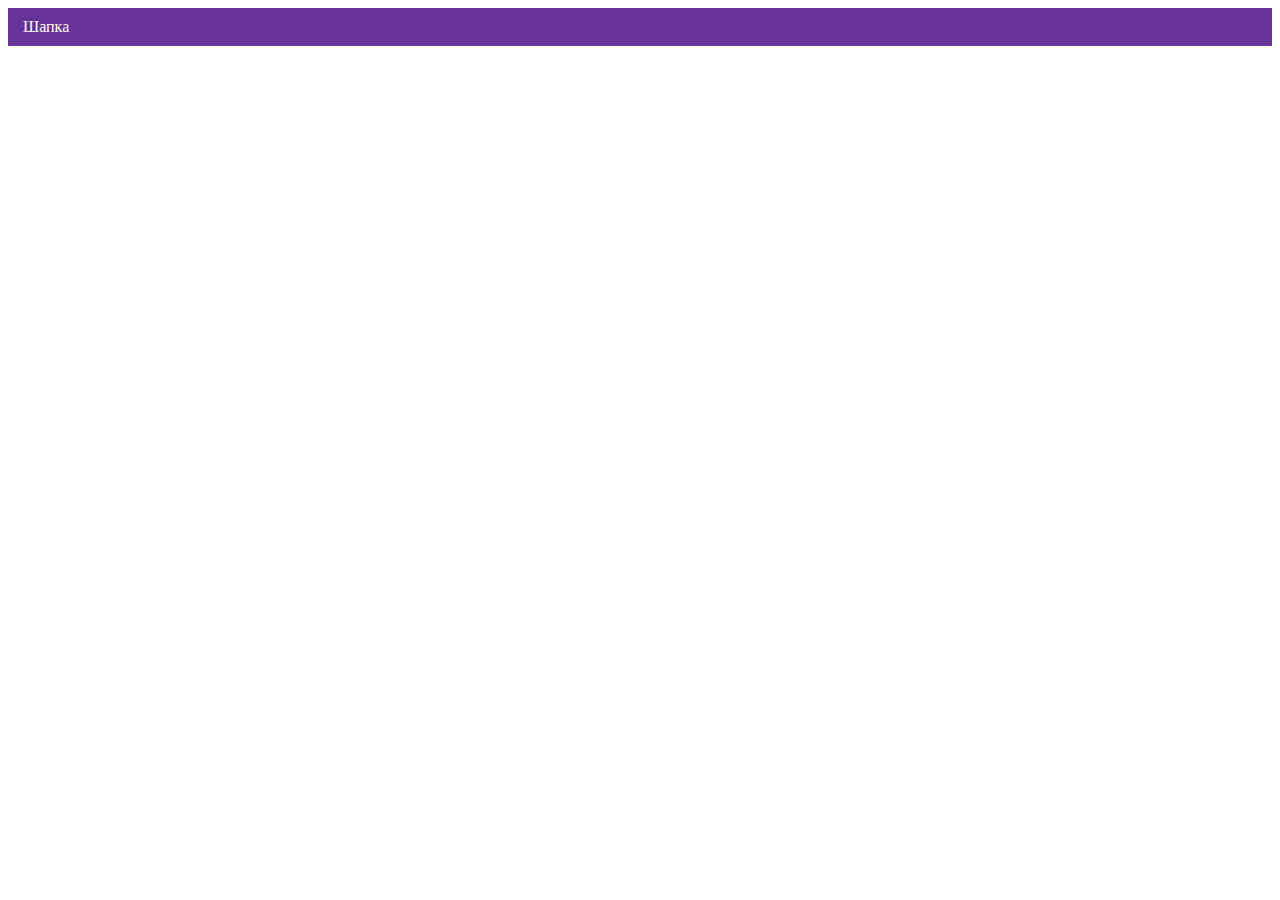
<file: index.html>
<!DOCTYPE html><html class="page" lang="ru"><head><meta charset="UTF-8"><title>Название проекта</title><meta name="viewport" content="width=device-width,initial-scale=1"><link rel="stylesheet" href="styles/styles.css"><script src="scripts/index.js" defer="defer"></script></head><body class="page__body"><header class="header">Шапка</header></body></html>
</file>
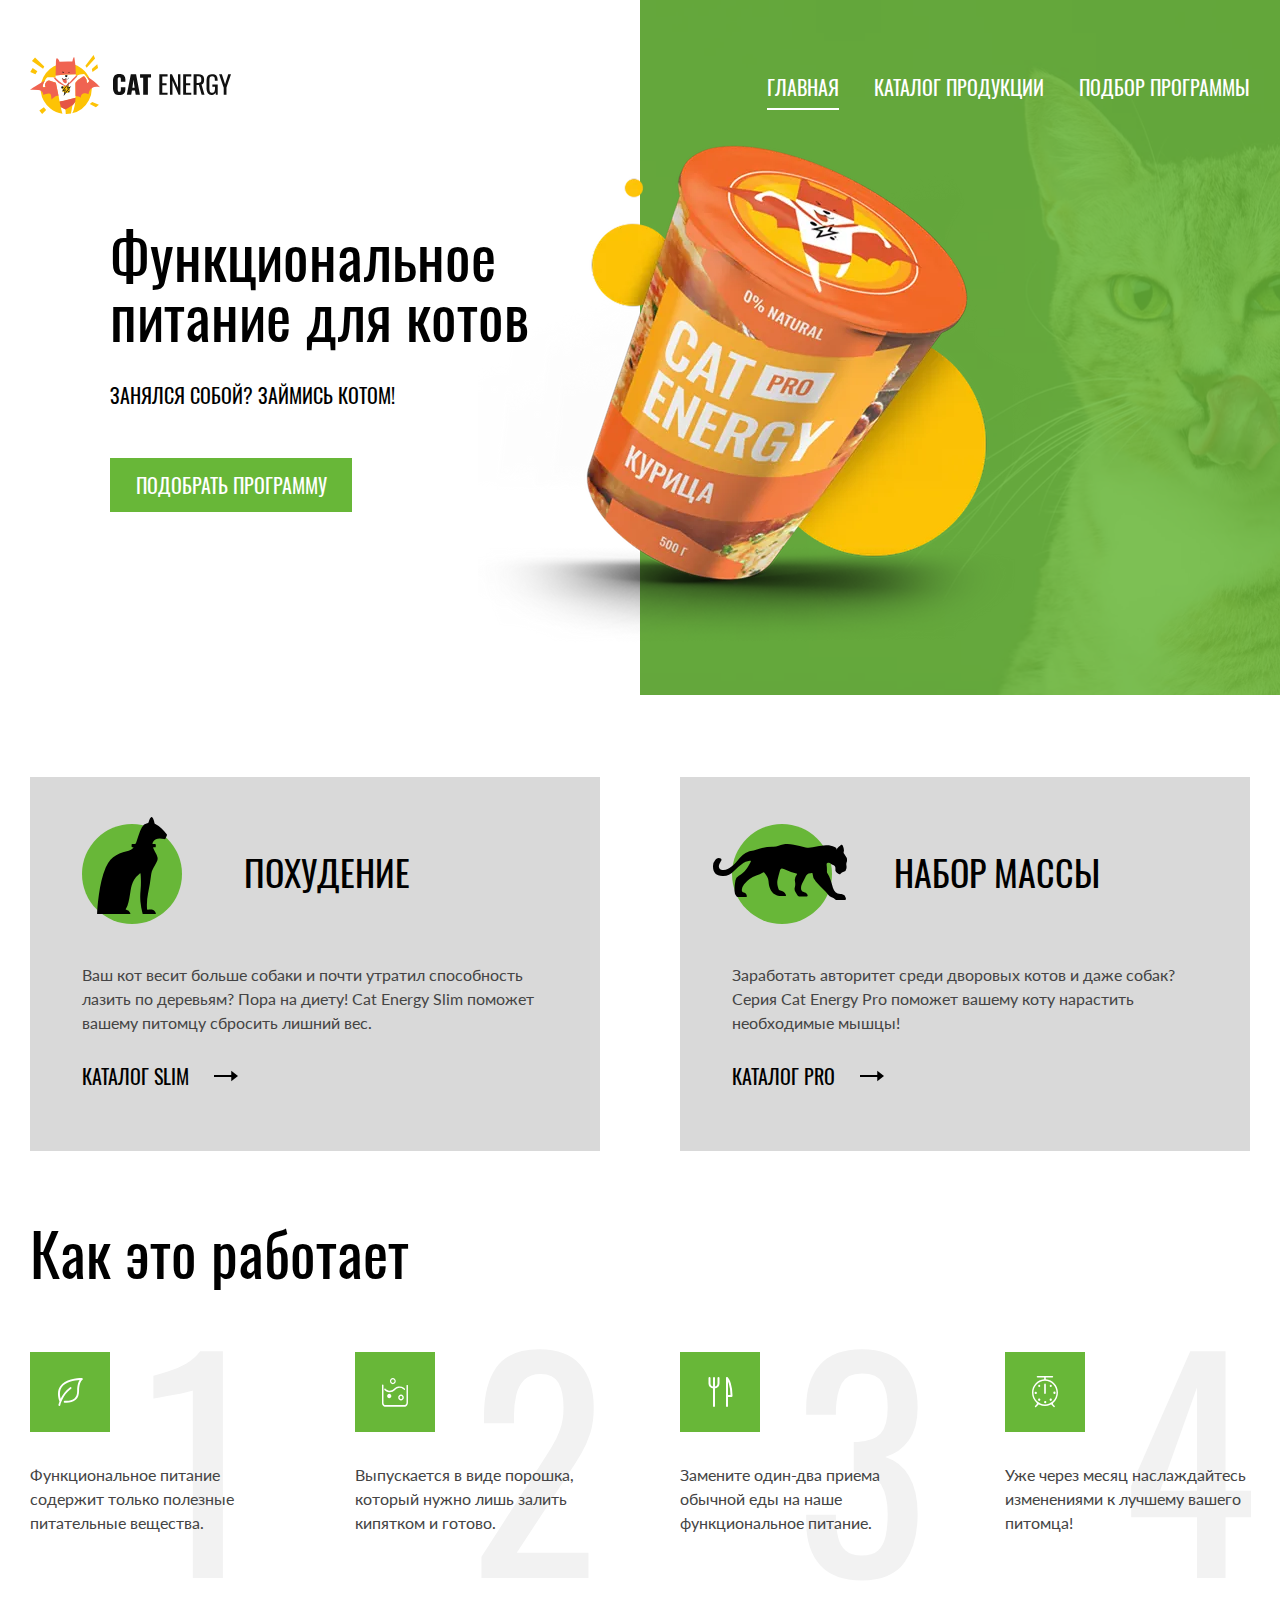
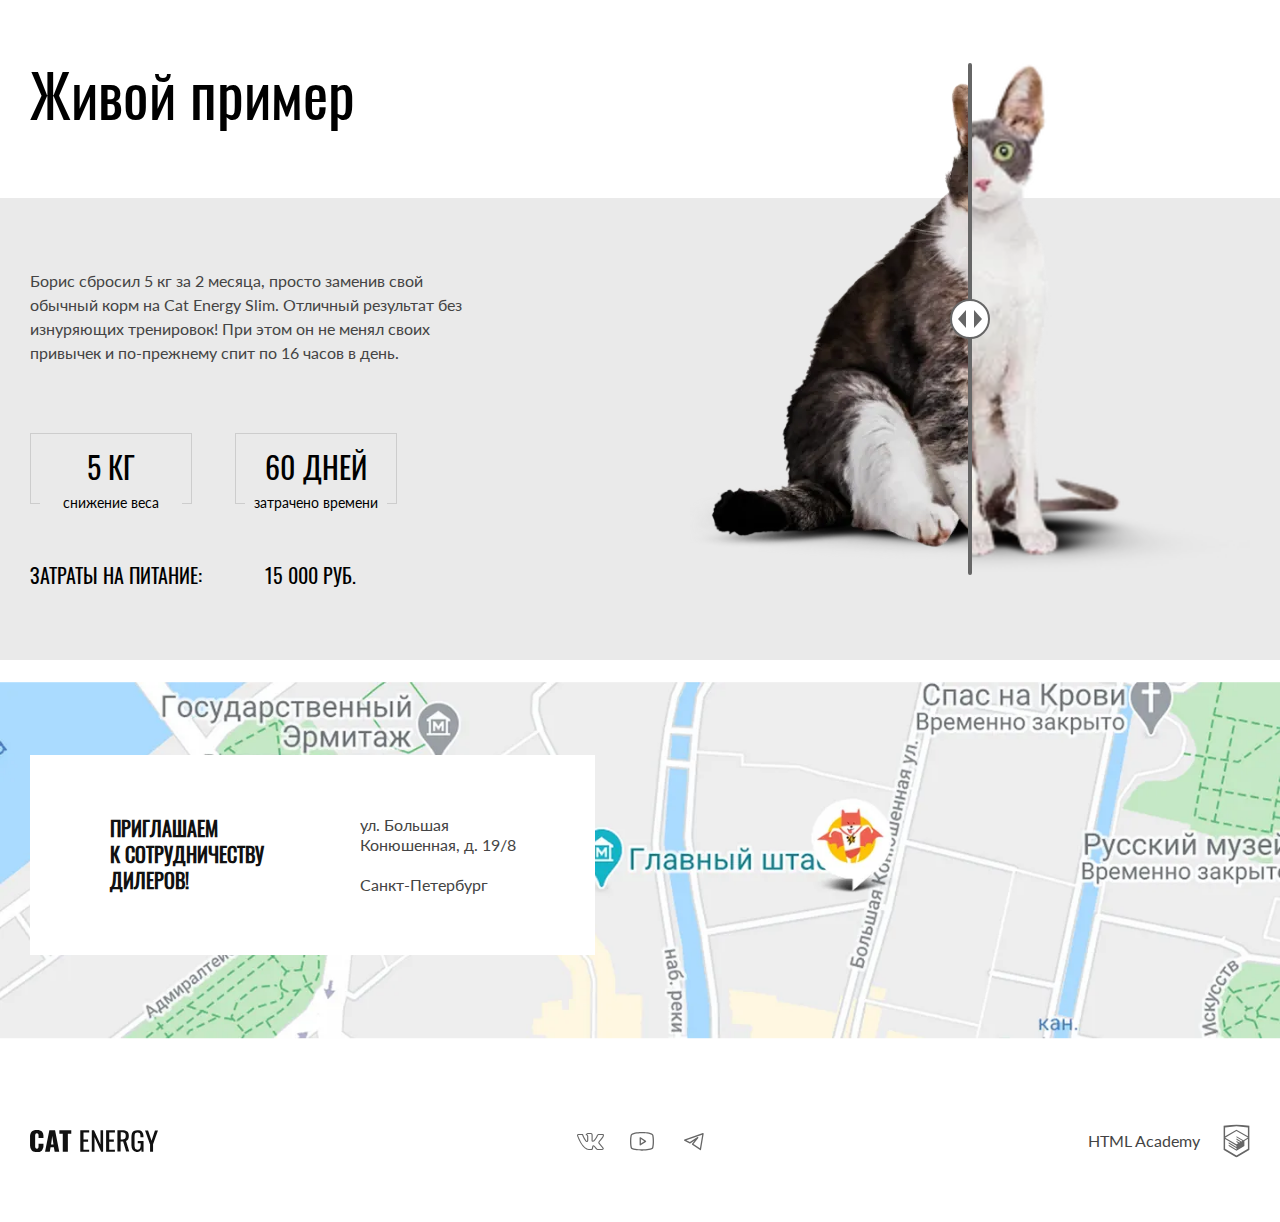
<file: 6/index.html>
<!DOCTYPE html><html class="page no-js" lang="ru-RU"><head><meta charset="UTF-8"><title>Главная страница</title><meta name="viewport" content="width=device-width,initial-scale=1"><link rel="icon" href="favicon.ico" type="image/x-icon"><link rel="icon" href="favicons/icon.svg" type="image/svg+xml"><link rel="apple-touch-icon" href="favicons/apple.png"><link rel="manifest" href="manifest.webmanifest"><link rel="preload" href="fonts/lato/Lato-Regular.woff2" as="font" type="font/woff2" crossorigin="anonymous"><link rel="preload" href="fonts/oswald/oswaldregular.woff2" as="font" type="font/woff2" crossorigin="anonymous"><link href="styles/styles.css" rel="stylesheet"><script src="https://api-maps.yandex.ru/2.1/?apikey=dd5c6e05-bb7c-4970-af32-7910a7b70bc5&amp;lang=ru_RU" defer="defer"></script><script src="scripts/index.js" defer="defer"></script></head><body class="page__body"><header class="page__main-header main-header" data-test="header"><nav class="main-header__nav container"><div class="main-header__block"><a class="main-header__logo logo" href="/" aria-current="page"><picture><source media="(min-width:1280px)" srcset="./images/logo-desktop.svg" width="70" height="59" type="image/svg+xml"><source media="(min-width:768px)" srcset="./images/logo-tablet.svg" width="60" height="50" type="image/svg+xml"><img class="logo__img" src="./images/logo-mobile.svg" width="33" height="38" alt="Логотип"></picture><picture><source media="(min-width:1280px)" srcset="./images/logo-text.svg" width="118" height="21" type="image/svg+xml"><img class="logo__img logo__img--text" src="./images/logo-text.svg" width="101" height="18" alt="Логотип"></picture></a><button class="main-header__burger burger" type="button"><span class="visually-hidden">Открыть меню</span> <span class="burger__line"></span></button></div><div class="main-header__nav-block"><ul class="main-header__nav-site nav-site nav-site--contrast"><li class="nav-site__item"><a class="nav-site__link nav-site__link--current" href="index.html" aria-current="page">Главная</a></li><li class="nav-site__item"><a class="nav-site__link" href="catalog.html">Каталог продукции</a></li><li class="nav-site__item"><a class="nav-site__link" href="program.html">Подбор программы</a></li></ul></div></nav><section class="main-header__hero hero" data-test="hero"><div class="hero__wrapper container"><div class="hero__content"><h1 class="hero__title headline headline--size-xl"><span class="headline__text">Функциональное<br>питание для котов</span></h1><p class="hero__text">Занялся собой? Займись котом!</p><picture><source media="(min-width:1280px)" srcset="./images/hero/hero-img-desktop@1x.webp, ./images/hero/hero-img-desktop@2x.webp 2x" width="552" height="449" type="image/webp"><source media="(min-width:1280px)" srcset="./images/hero/hero-img-desktop@1x.png, ./images/hero/hero-img-desktop@2x.png 2x" width="552" height="449" type="image/png"><source media="(min-width:768px)" srcset="./images/hero/hero-img-tablet@1x.webp, ./images/hero/hero-img-tablet@2x.webp 2x" width="709" height="609" type="image/webp"><source media="(min-width:768px)" srcset="./images/hero/hero-img-tablet@1x.png, ./images/hero/hero-img-tablet@2x.png 2x" width="709" height="609" type="image/png"><source srcset="./images/hero/hero-img@1x.webp, ./images/hero/hero-img@2x.webp 2x" type="image/webp"><img class="hero__img" src="./images/hero/hero-img@1x.png" srcset="./images/hero/hero-img@2x.png 2x" width="280" height="270" alt="Продукт" loading="lazy"></picture><a class="hero__button button button--size-xl-from-md" href="program.html">Подобрать программу</a></div></div></section></header><main class="page__content"><section class="programs" data-test="programs"><div class="programs__wrapper container"><h2 class="visually-hidden">Программы питания</h2><ul class="programs__list"><li class="programs__item"><div class="programs__decor programs__decor--slim"></div><h3 class="programs__title">Похудение</h3><p class="programs__desc">Ваш кот весит больше собаки и почти утратил способность лазить по деревьям? Пора на диету! Cat Energy Slim поможет вашему питомцу сбросить лишний вес.</p><a class="programs__link" href="#">Каталог Slim</a></li><li class="programs__item"><div class="programs__decor programs__decor--pro"></div><h3 class="programs__title">Набор массы</h3><p class="programs__desc">Заработать авторитет среди дворовых котов и даже собак? Серия Cat Energy Pro поможет вашему коту нарастить необходимые мышцы!</p><a class="programs__link" href="#">Каталог Pro</a></li></ul></div></section><section class="stages" data-test="features"><div class="stages__wrapper container"><h2 class="stages__title headline headline--size-xl"><span class="headline__text">Как это работает</span></h2><ol class="stages__list"><li class="stages__item stages__item--leaf"><p class="stages__desc">Функциональное питание содержит только полезные питательные вещества.</p></li><li class="stages__item stages__item--water"><p class="stages__desc">Выпускается в виде порошка, который нужно лишь залить кипятком и готово.</p></li><li class="stages__item stages__item--eat"><p class="stages__desc">Замените один-два приема обычной еды на наше функциональное питание.</p></li><li class="stages__item stages__item--watch"><p class="stages__desc">Уже через месяц наслаждайтесь изменениями к лучшему вашего питомца!</p></li></ol></div></section><section class="example" data-test="proof"><div class="example__wrapper container"><div class="example__content"><h2 class="example__title headline headline--size-xl"><span class="headline__text">Живой пример</span></h2><p class="example__desc">Борис сбросил 5 кг за 2 месяца, просто заменив свой обычный корм на Cat Energy Slim. Отличный результат без изнуряющих тренировок! При этом он не менял своих привычек и по-прежнему спит по 16 часов в день.</p><dl class="example__desc-list"><div class="example__block example__block--block"><dt class="example__desc-title">Снижение веса</dt><dd class="example__desc-text">5 кг</dd></div><div class="example__block example__block--block"><dt class="example__desc-title">Затрачено времени</dt><dd class="example__desc-text">60 дней</dd></div><div class="example__block example__block--line"><dt class="example__desc-title">Затраты на питание:</dt><dd class="example__desc-text">15 000 руб.</dd></div></dl></div><div class="example__slider slider"><button class="slider__button" type="button"><span class="visually-hidden">Кнопка слайдера</span></button><div class="slider__block slider__block--before"><picture><source media="(min-width:768px)" srcset="./images/slider/img-before-tablet@1x.webp, ./images/slider/img-before-tablet@2x.webp 2x" width="560" height="512" type="image/webp"><source media="(min-width:768px)" srcset="./images/slider/img-before-tablet@1x.png, ./images/slider/img-before-tablet@2x.png 2x" width="560" height="512" type="image/png"><source srcset="./images/slider/img-before@1x.webp, ./images/slider/img-before@2x.webp 2x" type="image/webp"><img class="slider__img slider__img--before" src="./images/slider/img-before@1x.png" srcset="./images/slider/img-before@2x.png 2x" width="280" height="256" alt="Фото кота до приема" loading="lazy"></picture></div><div class="slider__block slider__block--after"><picture><source media="(min-width:768px)" srcset="./images/slider/img-after-tablet@1x.webp, ./images/slider/img-after-tablet@2x.webp 2x" width="560" height="512" type="image/webp"><source media="(min-width:768px)" srcset="./images/slider/img-after-tablet@1x.png, ./images/slider/img-after-tablet@2x.png 2x" width="560" height="512" type="image/png"><source srcset="./images/slider/img-after@1x.webp, ./images/slider/img-after@2x.webp 2x" type="image/webp"><img class="slider__img slider__img--after" src="./images/slider/img-after@1x.png" srcset="./images/slider/img-after@2x.png 2x" width="280" height="256" alt="Фото кота после приема" loading="lazy"></picture></div></div></div></section></main><footer class="page__footer main-footer" data-test="footer"><div class="main-footer__contacts contacts" data-test="contacts"><div class="contacts__wrapper container"><div class="contacts__block"><h2 class="contacts__title">Приглашаем<br>к сотрудничеству дилеров!</h2><address class="contacts__address">ул. Большая Конюшенная, д. 19/8<span class="contacts__address-city">Санкт-Петербург</span></address></div></div><div class="contacts__maps" id="map"><picture><source media="(min-width:1280px)" srcset="./images/maps/maps-desktop@1x.webp, ./images/maps/maps-desktop@2x.webp 2x" width="1440" height="400" type="image/webp"><source media="(min-width:1280px)" srcset="./images/maps/maps-desktop@1x.jpg, ./images/maps/maps-desktop@2x.jpg 2x" width="1440" height="400" type="image/jpeg"><source media="(min-width:768px)" srcset="./images/maps/maps-tablet@1x.webp, ./images/maps/maps-tablet@2x.webp 2x" width="768" height="400" type="image/webp"><source media="(min-width:768px)" srcset="./images/maps/maps-tablet@1x.jpg, ./images/maps/maps-tablet@2x.jpg 2x" width="768" height="400" type="image/jpeg"><source srcset="./images/maps/maps@1x.webp, ./images/maps/maps@2x.webp 2x" type="image/webp"><img class="contacts__maps-img" src="./images/maps/maps@1x.jpg" srcset="./images/maps/maps@2x.jpg 2x" width="320" height="362" alt="Карта" loading="lazy"></picture></div></div><div class="main-footer__wrapper container"><a class="main-footer__logo logo" href="index.html" aria-current="page"><img class="logo__img" src="./images/logo-text.svg" width="128" height="24" alt="Текстовый логотип"></a><ul class="main-footer__social social-list"><li class="social-list__item"><a class="social-list__link social-list__link--vk" href="https://vk.com/htmlacademy" target="_blank" rel="noreferrer noopener"><span class="visually-hidden">Наша группа Вконтакте</span></a></li><li class="social-list__item"><a class="social-list__link social-list__link--youtube" href="https://www.youtube.com/user/htmlacademyru" target="_blank" rel="noreferrer noopener"><span class="visually-hidden">Наш канал на Youtube</span></a></li><li class="social-list__item"><a class="social-list__link social-list__link--telegram" href="https://t.me/htmlacademy" target="_blank" rel="noreferrer noopener"><span class="visually-hidden">Наша группа Telegram</span></a></li></ul><a class="main-footer__developer" href="https://htmlacademy.ru/intensive/adaptive" target="_blank" rel="noreferrer noopener"><span class="main-footer__developer-text">HTML Academy</span></a></div></footer></body></html>
</file>
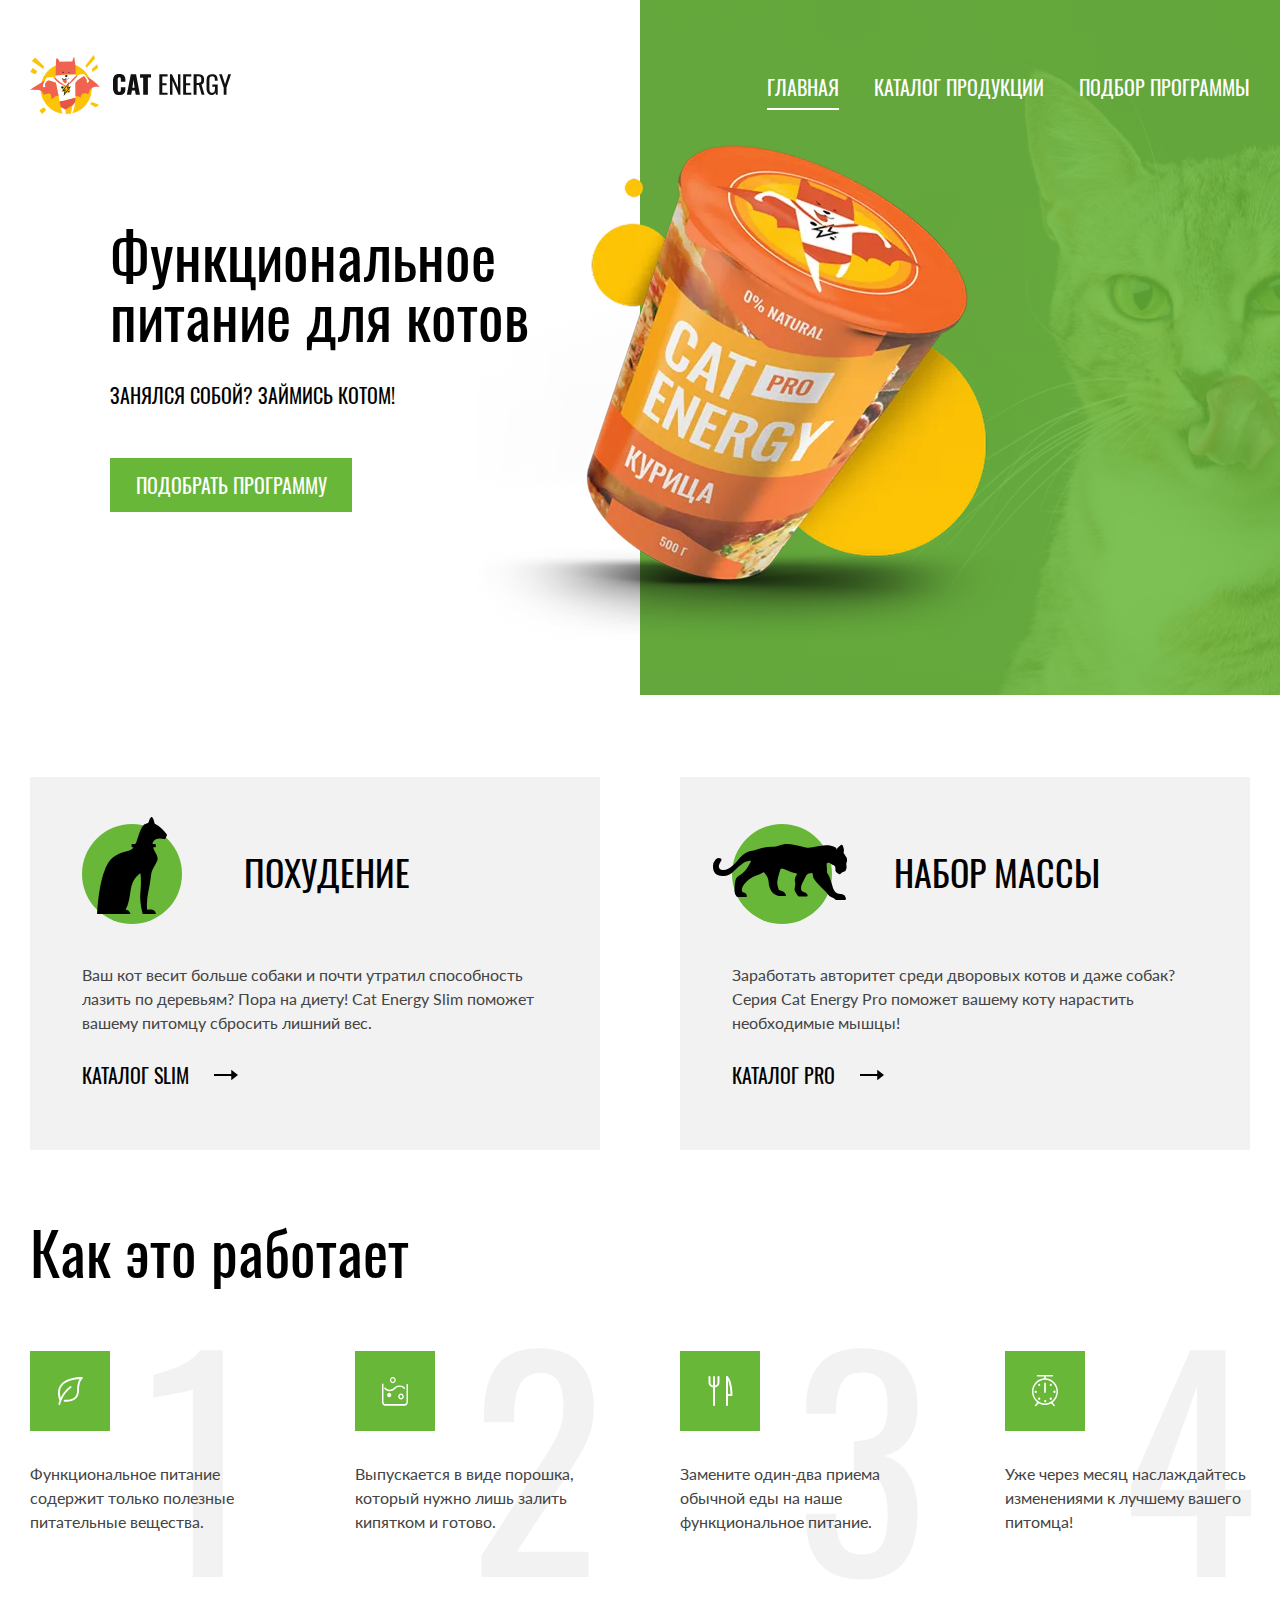
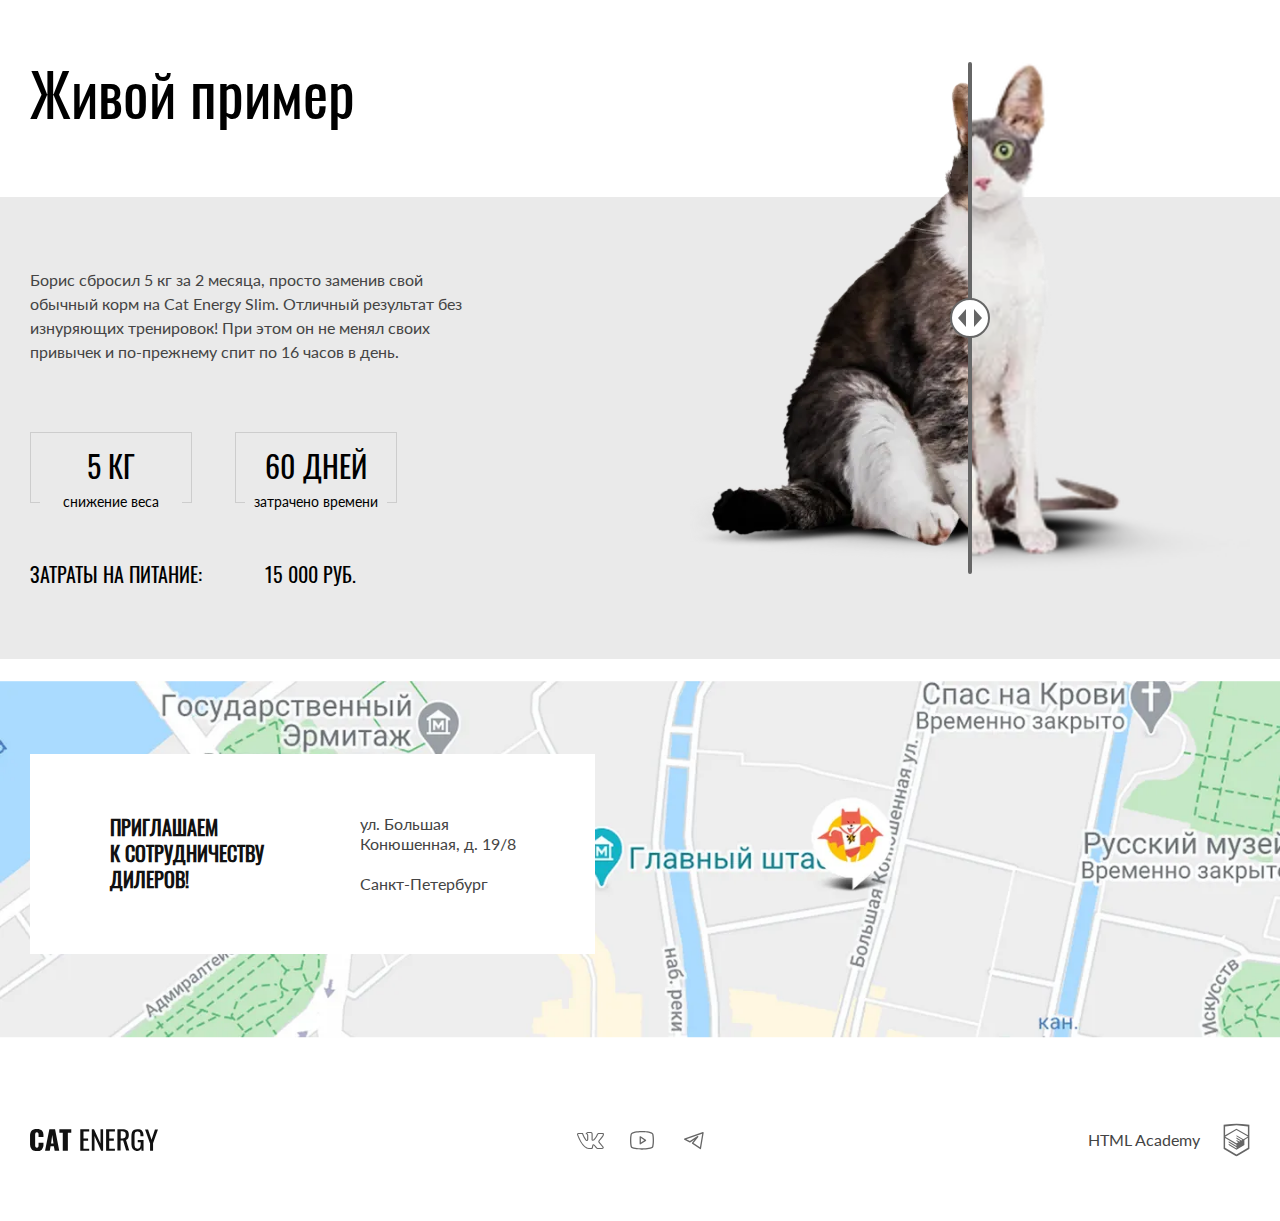
<file: 7/index.html>
<!DOCTYPE html><html class="page no-js" lang="ru-RU"><head><meta charset="UTF-8"><title>Главная страница</title><meta name="viewport" content="width=device-width,initial-scale=1"><link rel="icon" href="favicon.ico" type="image/x-icon"><link rel="icon" href="favicons/icon.svg" type="image/svg+xml"><link rel="apple-touch-icon" href="favicons/apple.png"><link rel="manifest" href="manifest.webmanifest"><link rel="preload" href="fonts/lato/Lato-Regular.woff2" as="font" type="font/woff2" crossorigin="anonymous"><link rel="preload" href="fonts/oswald/oswaldregular.woff2" as="font" type="font/woff2" crossorigin="anonymous"><link href="styles/styles.css" rel="stylesheet"><script src="https://api-maps.yandex.ru/2.1/?apikey=dd5c6e05-bb7c-4970-af32-7910a7b70bc5&amp;lang=ru_RU" defer="defer"></script><script src="scripts/index.js" defer="defer"></script></head><body class="page__body"><header class="page__main-header main-header" data-test="header"><nav class="main-header__nav container"><div class="main-header__block"><a class="main-header__logo logo" href="/" aria-current="page"><picture><source media="(min-width:1280px)" srcset="./images/logo-desktop.svg" width="70" height="59" type="image/svg+xml"><source media="(min-width:768px)" srcset="./images/logo-tablet.svg" width="60" height="50" type="image/svg+xml"><img class="logo__img" src="./images/logo-mobile.svg" width="33" height="38" alt="Логотип"></picture><picture><source media="(min-width:1280px)" srcset="./images/logo-text.svg" width="118" height="21" type="image/svg+xml"><img class="logo__img logo__img--text" src="./images/logo-text.svg" width="101" height="18" alt="Логотип"></picture></a><button class="main-header__burger burger" type="button"><span class="visually-hidden">Открыть меню</span> <span class="burger__line"></span></button></div><div class="main-header__nav-block"><ul class="main-header__nav-site nav-site nav-site--contrast"><li class="nav-site__item"><a class="nav-site__link nav-site__link--current" href="index.html" aria-current="page">Главная</a></li><li class="nav-site__item"><a class="nav-site__link" href="catalog.html">Каталог продукции</a></li><li class="nav-site__item"><a class="nav-site__link" href="#">Подбор программы</a></li></ul></div></nav><section class="main-header__hero hero" data-test="hero"><div class="hero__wrapper container"><div class="hero__content"><h1 class="hero__title headline headline--size-xl"><span class="headline__text">Функциональное<br>питание для котов</span></h1><p class="hero__text">Занялся собой? Займись котом!</p><picture><source media="(min-width:1280px)" srcset="./images/hero/hero-img-desktop@1x.webp, ./images/hero/hero-img-desktop@2x.webp 2x" width="552" height="449" type="image/webp"><source media="(min-width:1280px)" srcset="./images/hero/hero-img-desktop@1x.png, ./images/hero/hero-img-desktop@2x.png 2x" width="552" height="449" type="image/png"><source media="(min-width:768px)" srcset="./images/hero/hero-img-tablet@1x.webp, ./images/hero/hero-img-tablet@2x.webp 2x" width="709" height="609" type="image/webp"><source media="(min-width:768px)" srcset="./images/hero/hero-img-tablet@1x.png, ./images/hero/hero-img-tablet@2x.png 2x" width="709" height="609" type="image/png"><source srcset="./images/hero/hero-img@1x.webp, ./images/hero/hero-img@2x.webp 2x" type="image/webp"><img class="hero__img" src="./images/hero/hero-img@1x.png" srcset="./images/hero/hero-img@2x.png 2x" width="280" height="270" alt="Продукт" loading="lazy"></picture><a class="hero__button button button--size-xl-from-md" href="#">Подобрать программу</a></div></div></section></header><main class="page__content"><section class="programs" data-test="programs"><div class="programs__wrapper container"><h2 class="visually-hidden">Программы питания</h2><ul class="programs__list"><li class="programs__item"><div class="programs__decor programs__decor--slim"></div><h3 class="programs__title">Похудение</h3><p class="programs__desc">Ваш кот весит больше собаки и почти утратил способность лазить по деревьям? Пора на диету! Cat Energy Slim поможет вашему питомцу сбросить лишний вес.</p><a class="programs__link" href="#">Каталог Slim</a></li><li class="programs__item"><div class="programs__decor programs__decor--pro"></div><h3 class="programs__title">Набор массы</h3><p class="programs__desc">Заработать авторитет среди дворовых котов и даже собак? Серия Cat Energy Pro поможет вашему коту нарастить необходимые мышцы!</p><a class="programs__link" href="#">Каталог Pro</a></li></ul></div></section><section class="stages" data-test="features"><div class="stages__wrapper container"><h2 class="stages__title headline headline--size-xl"><span class="headline__text">Как это работает</span></h2><ol class="stages__list"><li class="stages__item stages__item--leaf"><p class="stages__desc">Функциональное питание содержит только полезные питательные вещества.</p></li><li class="stages__item stages__item--water"><p class="stages__desc">Выпускается в виде порошка, который нужно лишь залить кипятком и готово.</p></li><li class="stages__item stages__item--eat"><p class="stages__desc">Замените один-два приема обычной еды на наше функциональное питание.</p></li><li class="stages__item stages__item--watch"><p class="stages__desc">Уже через месяц наслаждайтесь изменениями к лучшему вашего питомца!</p></li></ol></div></section><section class="example" data-test="proof"><div class="example__wrapper container"><div class="example__content"><h2 class="example__title headline headline--size-xl"><span class="headline__text">Живой пример</span></h2><p class="example__desc">Борис сбросил 5 кг за 2 месяца, просто заменив свой обычный корм на Cat Energy Slim. Отличный результат без изнуряющих тренировок! При этом он не менял своих привычек и по-прежнему спит по 16 часов в день.</p><dl class="example__desc-list"><div class="example__block example__block--block"><dt class="example__desc-title">Снижение веса</dt><dd class="example__desc-text">5 кг</dd></div><div class="example__block example__block--block"><dt class="example__desc-title">Затрачено времени</dt><dd class="example__desc-text">60 дней</dd></div><div class="example__block example__block--line"><dt class="example__desc-title">Затраты на питание:</dt><dd class="example__desc-text">15 000 руб.</dd></div></dl></div><div class="example__slider slider"><button class="slider__button" type="button"><span class="visually-hidden">Кнопка слайдера</span></button><div class="slider__block slider__block--before"><picture><source media="(min-width:768px)" srcset="./images/slider/img-before-tablet@1x.webp, ./images/slider/img-before-tablet@2x.webp 2x" width="560" height="512" type="image/webp"><source media="(min-width:768px)" srcset="./images/slider/img-before-tablet@1x.png, ./images/slider/img-before-tablet@2x.png 2x" width="560" height="512" type="image/png"><source srcset="./images/slider/img-before@1x.webp, ./images/slider/img-before@2x.webp 2x" type="image/webp"><img class="slider__img slider__img--before" src="./images/slider/img-before@1x.png" srcset="./images/slider/img-before@2x.png 2x" width="280" height="256" alt="Фото кота до приема" loading="lazy"></picture></div><div class="slider__block slider__block--after"><picture><source media="(min-width:768px)" srcset="./images/slider/img-after-tablet@1x.webp, ./images/slider/img-after-tablet@2x.webp 2x" width="560" height="512" type="image/webp"><source media="(min-width:768px)" srcset="./images/slider/img-after-tablet@1x.png, ./images/slider/img-after-tablet@2x.png 2x" width="560" height="512" type="image/png"><source srcset="./images/slider/img-after@1x.webp, ./images/slider/img-after@2x.webp 2x" type="image/webp"><img class="slider__img slider__img--after" src="./images/slider/img-after@1x.png" srcset="./images/slider/img-after@2x.png 2x" width="280" height="256" alt="Фото кота после приема" loading="lazy"></picture></div></div></div></section></main><footer class="page__footer main-footer" data-test="footer"><div class="main-footer__contacts contacts" data-test="contacts"><div class="contacts__wrapper container"><div class="contacts__block"><h2 class="contacts__title">Приглашаем<br>к сотрудничеству дилеров!</h2><address class="contacts__address">ул. Большая Конюшенная, д. 19/8<span class="contacts__address-city">Санкт-Петербург</span></address></div></div><div class="contacts__maps" id="map"><picture><source media="(min-width:1280px)" srcset="./images/maps/maps-desktop@1x.webp, ./images/maps/maps-desktop@2x.webp 2x" width="1440" height="400" type="image/webp"><source media="(min-width:1280px)" srcset="./images/maps/maps-desktop@1x.jpg, ./images/maps/maps-desktop@2x.jpg 2x" width="1440" height="400" type="image/jpeg"><source media="(min-width:768px)" srcset="./images/maps/maps-tablet@1x.webp, ./images/maps/maps-tablet@2x.webp 2x" width="768" height="400" type="image/webp"><source media="(min-width:768px)" srcset="./images/maps/maps-tablet@1x.jpg, ./images/maps/maps-tablet@2x.jpg 2x" width="768" height="400" type="image/jpeg"><source srcset="./images/maps/maps@1x.webp, ./images/maps/maps@2x.webp 2x" type="image/webp"><img class="contacts__maps-img" src="./images/maps/maps@1x.jpg" srcset="./images/maps/maps@2x.jpg 2x" width="320" height="362" alt="Карта" loading="lazy"></picture></div></div><div class="main-footer__wrapper container"><a class="main-footer__logo logo" href="index.html" aria-current="page"><img class="logo__img" src="./images/logo-text.svg" width="128" height="24" alt="Текстовый логотип"></a><ul class="main-footer__social social-list"><li class="social-list__item"><a class="social-list__link social-list__link--vk" href="https://vk.com/htmlacademy" target="_blank" rel="noreferrer noopener"><span class="visually-hidden">Наша группа Вконтакте</span></a></li><li class="social-list__item"><a class="social-list__link social-list__link--youtube" href="https://www.youtube.com/user/htmlacademyru" target="_blank" rel="noreferrer noopener"><span class="visually-hidden">Наш канал на Youtube</span></a></li><li class="social-list__item"><a class="social-list__link social-list__link--telegram" href="https://t.me/htmlacademy" target="_blank" rel="noreferrer noopener"><span class="visually-hidden">Наша группа Telegram</span></a></li></ul><a class="main-footer__developer" href="https://htmlacademy.ru/intensive/adaptive" target="_blank" rel="noreferrer noopener"><span class="main-footer__developer-text">HTML Academy</span></a></div></footer></body></html>
</file>
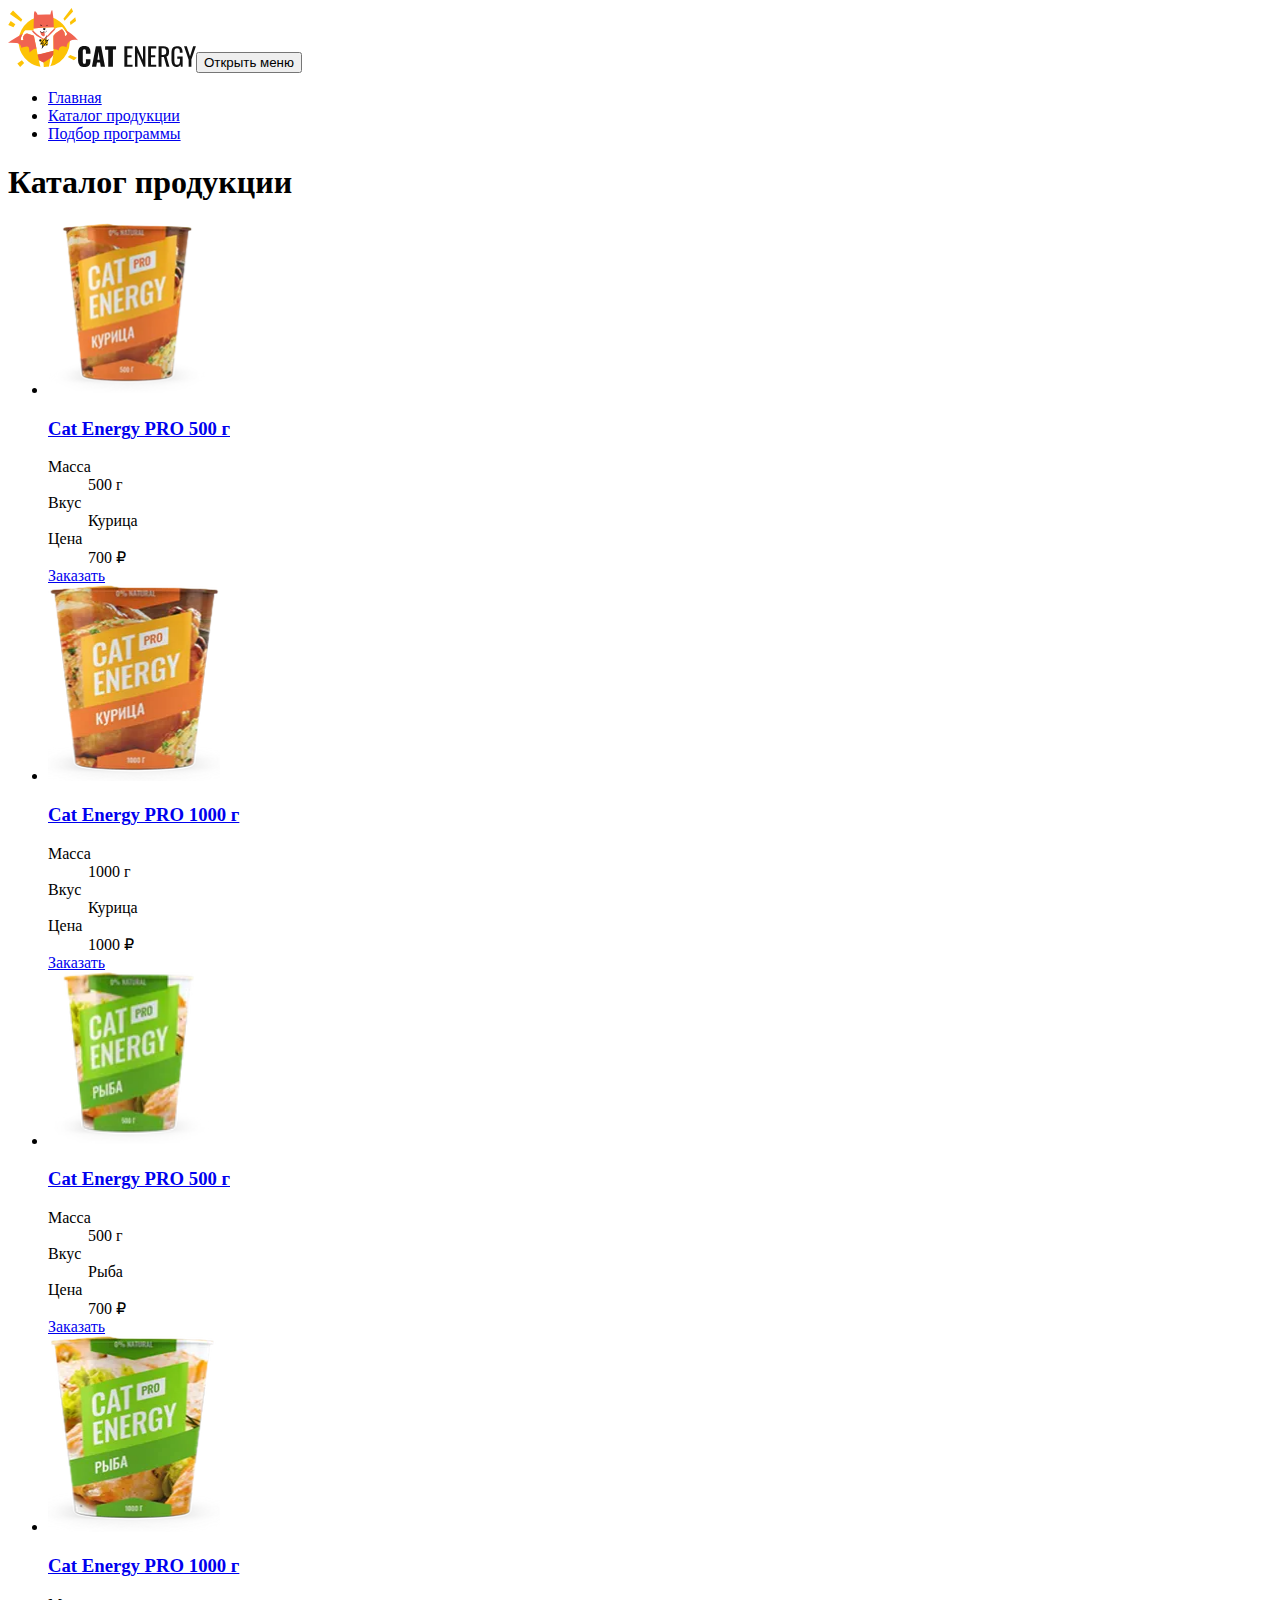
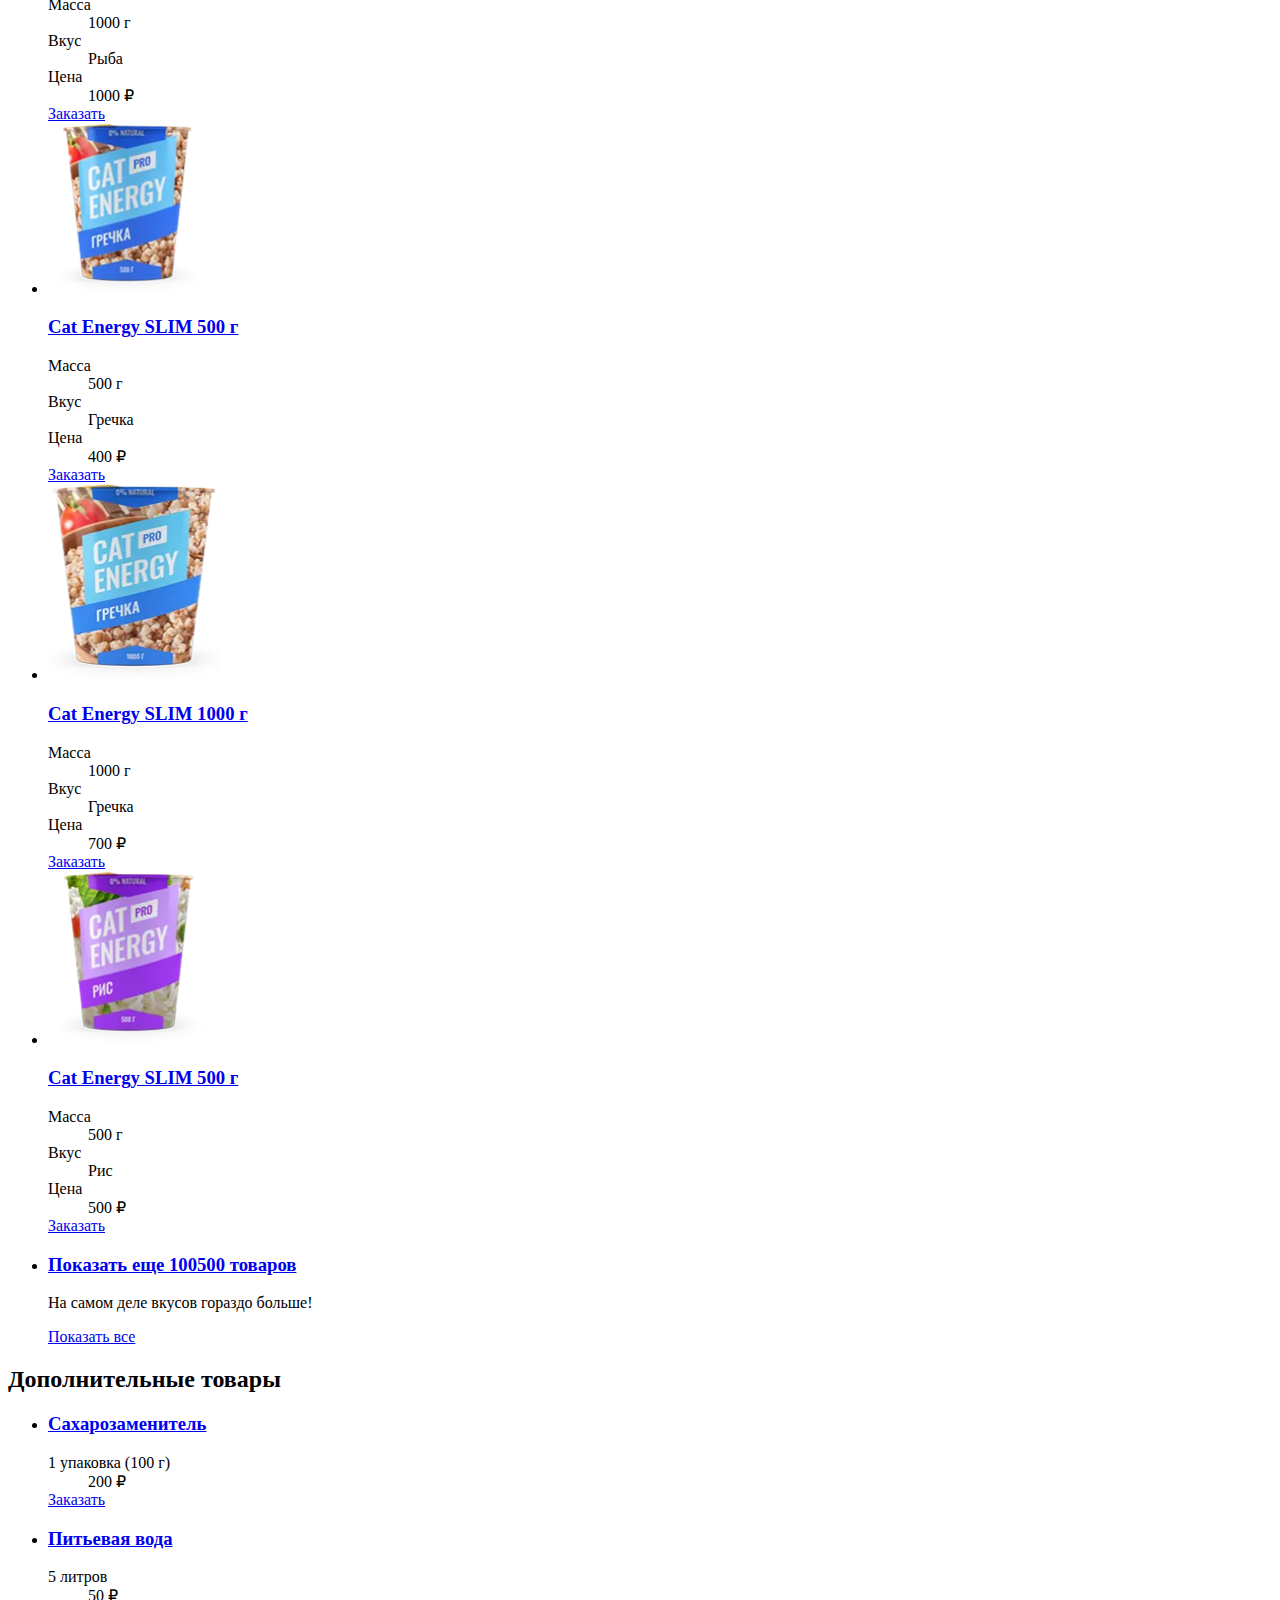
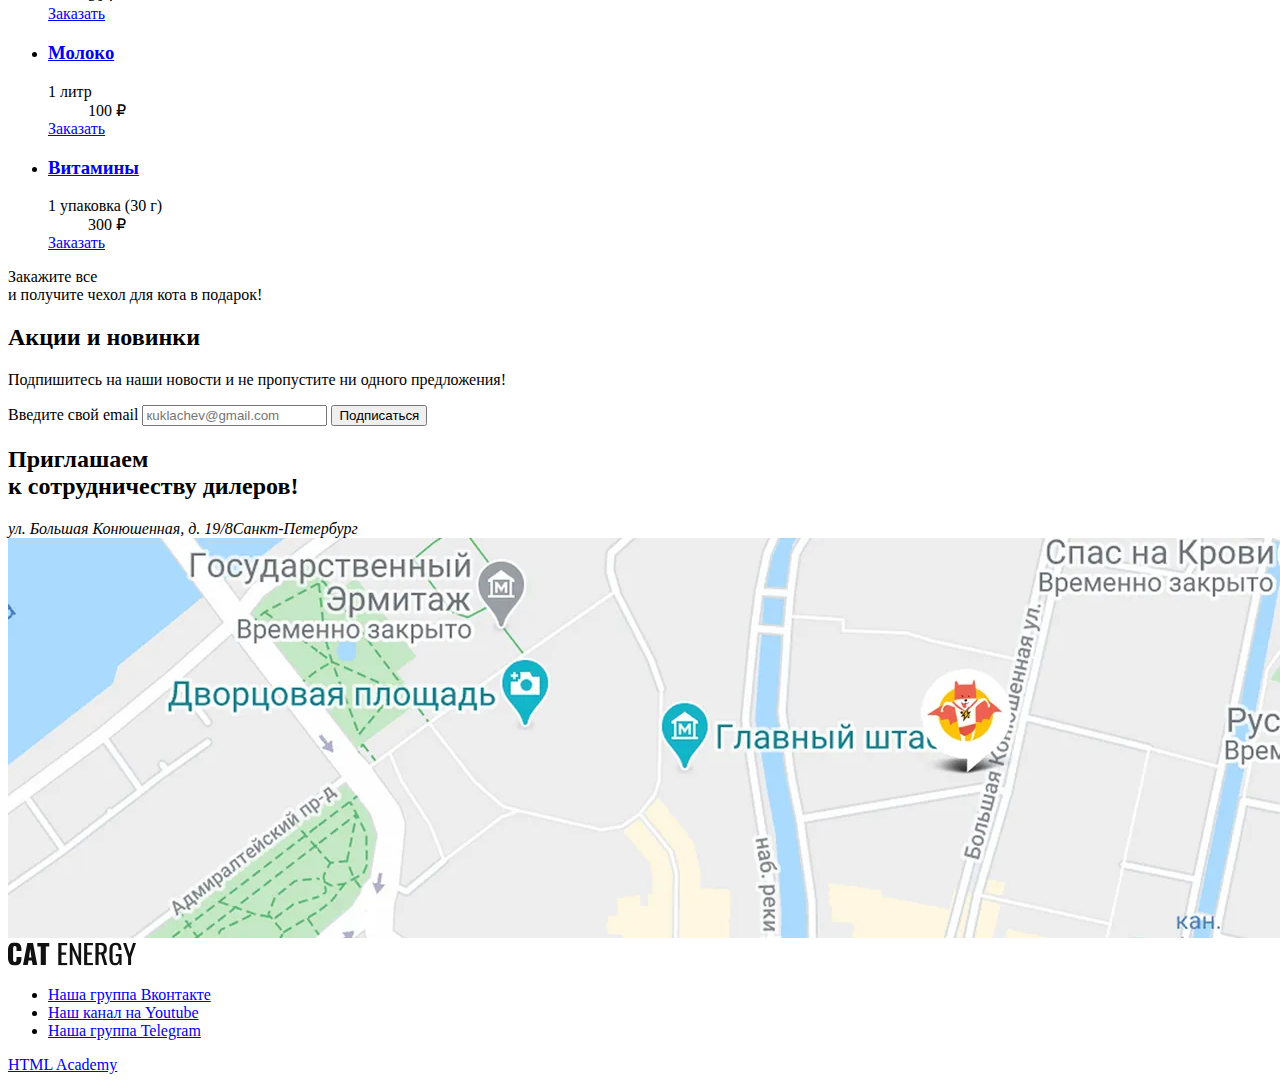
<file: catalog.html>
<!DOCTYPE html><html class="page no-js" lang="ru-RU"><head><meta charset="UTF-8"><title>Главная страница</title><meta name="viewport" content="width=device-width,initial-scale=1"><link rel="icon" href="favicon.ico" type="image/x-icon"><link rel="icon" href="favicons/icon.svg" type="image/svg+xml"><link rel="apple-touch-icon" href="favicons/apple.png"><link rel="manifest" href="manifest.webmanifest"><link rel="preload" href="fonts/lato/Lato-Regular.woff2" as="font" type="font/woff2" crossorigin="anonymous"><link rel="preload" href="fonts/oswald/oswaldregular.woff2" as="font" type="font/woff2" crossorigin="anonymous"><link href="styles/styles.css" rel="stylesheet"><script src="https://api-maps.yandex.ru/2.1/?apikey=dd5c6e05-bb7c-4970-af32-7910a7b70bc5&amp;lang=ru_RU" defer="defer"></script><script src="scripts/index.js" defer="defer"></script></head><body class="page__body"><header class="page__main-header main-header" data-test="header"><nav class="main-header__nav container"><div class="main-header__block"><a class="main-header__logo logo" href="/" aria-current="page"><picture><source media="(min-width:1280px)" srcset="./images/logo-desktop.svg" width="70" height="59" type="image/svg+xml"><source media="(min-width:768px)" srcset="./images/logo-tablet.svg" width="60" height="50" type="image/svg+xml"><img class="logo__img" src="./images/logo-mobile.svg" width="33" height="38" alt="Логотип"></picture><picture><source media="(min-width:1280px)" srcset="./images/logo-text.svg" width="118" height="21" type="image/svg+xml"><img class="logo__img logo__img--text" src="./images/logo-text.svg" width="101" height="18" alt="Логотип"></picture></a><button class="main-header__burger burger" type="button"><span class="visually-hidden">Открыть меню</span> <span class="burger__line"></span></button></div><div class="main-header__nav-block"><ul class="main-header__nav-site nav-site"><li class="nav-site__item"><a class="nav-site__link" href="index.html">Главная</a></li><li class="nav-site__item"><a class="nav-site__link nav-site__link--current" href="catalog.html" aria-current="page">Каталог продукции</a></li><li class="nav-site__item"><a class="nav-site__link" href="#">Подбор программы</a></li></ul></div></nav></header><main class="page__content"><section class="catalog" data-test="catalog"><div class="catalog__wrapper container"><h1 class="catalog__title headline headline--size-xl"><span class="headline__text">Каталог продукции</span></h1><ul class="catalog__list"><li class="catalog__item card card--block"><a class="card__link-img" href="#"><picture><source media="(min-width:768px)" srcset="./images/products/product-1-tablet@1x.webp, ./images/products/product-1-tablet@2x.webp 2x" width="161" height="172" type="image/webp"><source media="(min-width:768px)" srcset="./images/products/product-1-tablet@1x.png, ./images/products/product-1-tablet@2x.png 2x" width="161" height="172" type="image/png"><source srcset="./images/products/product-1@1x.webp, ./images/products/product-1@2x.webp 2x" type="image/webp"><img class="card__img" src="./images/products/product-1@1x.png" srcset="./images/products/product-1@2x.png 2x" width="68" height="86" alt="Cat Energy PRO 500 г" loading="lazy"></picture></a><div class="card__content"><a class="card__link" href="#"><h3 class="card__title">Cat Energy PRO 500 г</h3></a><dl class="card__details"><div class="card__details-block"><dt class="card__details-title">Масса</dt><dd class="card__details-desc">500 г</dd></div><div class="card__details-block"><dt class="card__details-title">Вкус</dt><dd class="card__details-desc">Курица</dd></div><div class="card__details-block"><dt class="card__details-title">Цена</dt><dd class="card__details-desc">700 ₽</dd></div></dl></div><a class="card__button button" href="#">Заказать</a></li><li class="catalog__item card card--block"><a class="card__link-img" href="#"><picture><source media="(min-width:1280px)" srcset="./images/products/product-2-desktop@1x.webp, ./images/products/product-2-desktop@2x.webp 2x" width="172" height="196" type="image/webp"><source media="(min-width:1280px)" srcset="./images/products/product-2-desktop@1x.png, ./images/products/product-2-desktop@2x.png 2x" width="172" height="196" type="image/png"><source media="(min-width:768px)" srcset="./images/products/product-2-tablet@1x.webp, ./images/products/product-2-tablet@2x.webp 2x" width="168" height="206" type="image/webp"><source media="(min-width:768px)" srcset="./images/products/product-2-tablet@1x.png, ./images/products/product-2-tablet@2x.png 2x" width="168" height="206" type="image/png"><source srcset="./images/products/product-2@1x.webp, ./images/products/product-2@2x.webp 2x" type="image/webp"><img class="card__img" src="./images/products/product-2@1x.png" srcset="./images/products/product-2@2x.png 2x" width="84" height="100" alt="Cat Energy PRO 1000 г" loading="lazy"></picture></a><div class="card__content"><a class="card__link" href="#"><h3 class="card__title">Cat Energy PRO 1000 г</h3></a><dl class="card__details"><div class="card__details-block"><dt class="card__details-title">Масса</dt><dd class="card__details-desc">1000 г</dd></div><div class="card__details-block"><dt class="card__details-title">Вкус</dt><dd class="card__details-desc">Курица</dd></div><div class="card__details-block"><dt class="card__details-title">Цена</dt><dd class="card__details-desc">1000 ₽</dd></div></dl></div><a class="card__button button" href="#">Заказать</a></li><li class="catalog__item card card--block"><a class="card__link-img" href="#"><picture><source media="(min-width:768px)" srcset="./images/products/product-3-tablet@1x.webp, ./images/products/product-3-tablet@2x.webp 2x" width="163" height="174" type="image/webp"><source media="(min-width:768px)" srcset="./images/products/product-3-tablet@1x.png, ./images/products/product-3-tablet@2x.png 2x" width="163" height="174" type="image/png"><source srcset="./images/products/product-3@1x.webp, ./images/products/product-3@2x.webp 2x" type="image/webp"><img class="card__img" src="./images/products/product-3@1x.png" srcset="./images/products/product-3@2x.png 2x" width="68" height="78" alt="Cat Energy PRO 500 г" loading="lazy"></picture></a><div class="card__content"><a class="card__link" href="#"><h3 class="card__title">Cat Energy PRO 500 г</h3></a><dl class="card__details"><div class="card__details-block"><dt class="card__details-title">Масса</dt><dd class="card__details-desc">500 г</dd></div><div class="card__details-block"><dt class="card__details-title">Вкус</dt><dd class="card__details-desc">Рыба</dd></div><div class="card__details-block"><dt class="card__details-title">Цена</dt><dd class="card__details-desc">700 ₽</dd></div></dl></div><a class="card__button button" href="#">Заказать</a></li><li class="catalog__item card card--block"><a class="card__link-img" href="#"><picture><source media="(min-width:1280px)" srcset="./images/products/product-4-desktop@1x.webp, ./images/products/product-4-desktop@2x.webp 2x" width="172" height="196" type="image/webp"><source media="(min-width:1280px)" srcset="./images/products/product-4-desktop@1x.png, ./images/products/product-4-desktop@2x.png 2x" width="172" height="196" type="image/png"><source media="(min-width:768px)" srcset="./images/products/product-4-tablet@1x.webp, ./images/products/product-4-tablet@2x.webp 2x" width="168" height="200" type="image/webp"><source media="(min-width:768px)" srcset="./images/products/product-4-tablet@1x.png, ./images/products/product-4-tablet@2x.png 2x" width="168" height="200" type="image/png"><source srcset="./images/products/product-4@1x.webp, ./images/products/product-4@2x.webp 2x" type="image/webp"><img class="card__img" src="./images/products/product-4@1x.png" srcset="./images/products/product-4@2x.png 2x" width="84" height="100" alt="Cat Energy PRO 1000 г" loading="lazy"></picture></a><div class="card__content"><a class="card__link" href="#"><h3 class="card__title">Cat Energy PRO 1000 г</h3></a><dl class="card__details"><div class="card__details-block"><dt class="card__details-title">Масса</dt><dd class="card__details-desc">1000 г</dd></div><div class="card__details-block"><dt class="card__details-title">Вкус</dt><dd class="card__details-desc">Рыба</dd></div><div class="card__details-block"><dt class="card__details-title">Цена</dt><dd class="card__details-desc">1000 ₽</dd></div></dl></div><a class="card__button button" href="#">Заказать</a></li><li class="catalog__item card card--block"><a class="card__link-img" href="#"><picture><source media="(min-width:768px)" srcset="./images/products/product-5-tablet@1x.webp, ./images/products/product-5-tablet@2x.webp 2x" width="161" height="171" type="image/webp"><source media="(min-width:768px)" srcset="./images/products/product-5-tablet@1x.png, ./images/products/product-5-tablet@2x.png 2x" width="161" height="171" type="image/png"><source srcset="./images/products/product-5@1x.webp, ./images/products/product-5@2x.webp 2x" type="image/webp"><img class="card__img" src="./images/products/product-5@1x.png" srcset="./images/products/product-5@2x.png 2x" width="68" height="78" alt="Cat Energy SLIM 500 г" loading="lazy"></picture></a><div class="card__content"><a class="card__link" href="#"><h3 class="card__title">Cat Energy SLIM 500 г</h3></a><dl class="card__details"><div class="card__details-block"><dt class="card__details-title">Масса</dt><dd class="card__details-desc">500 г</dd></div><div class="card__details-block"><dt class="card__details-title">Вкус</dt><dd class="card__details-desc">Гречка</dd></div><div class="card__details-block"><dt class="card__details-title">Цена</dt><dd class="card__details-desc">400 ₽</dd></div></dl></div><a class="card__button button" href="#">Заказать</a></li><li class="catalog__item card card--block"><a class="card__link-img" href="#"><picture><source media="(min-width:1280px)" srcset="./images/products/product-6-desktop@1x.webp, ./images/products/product-6-desktop@2x.webp 2x" width="172" height="196" type="image/webp"><source media="(min-width:1280px)" srcset="./images/products/product-6-desktop@1x.png, ./images/products/product-6-desktop@2x.png 2x" width="172" height="196" type="image/png"><source media="(min-width:768px)" srcset="./images/products/product-6-tablet@1x.webp, ./images/products/product-6-tablet@2x.webp 2x" width="168" height="200" type="image/webp"><source media="(min-width:768px)" srcset="./images/products/product-6-tablet@1x.png, ./images/products/product-6-tablet@2x.png 2x" width="168" height="200" type="image/png"><source srcset="./images/products/product-6@1x.webp, ./images/products/product-6@2x.webp 2x" type="image/webp"><img class="card__img" src="./images/products/product-6@1x.png" srcset="./images/products/product-6@2x.png 2x" width="84" height="100" alt="Cat Energy SLIM 1000 г" loading="lazy"></picture></a><div class="card__content"><a class="card__link" href="#"><h3 class="card__title">Cat Energy SLIM 1000 г</h3></a><dl class="card__details"><div class="card__details-block"><dt class="card__details-title">Масса</dt><dd class="card__details-desc">1000 г</dd></div><div class="card__details-block"><dt class="card__details-title">Вкус</dt><dd class="card__details-desc">Гречка</dd></div><div class="card__details-block"><dt class="card__details-title">Цена</dt><dd class="card__details-desc">700 ₽</dd></div></dl></div><a class="card__button button" href="#">Заказать</a></li><li class="catalog__item card card--block"><a class="card__link-img" href="#"><picture><source media="(min-width:768px)" srcset="./images/products/product-7-tablet@1x.webp, ./images/products/product-7-tablet@2x.webp 2x" width="163" height="174" type="image/webp"><source media="(min-width:768px)" srcset="./images/products/product-7-tablet@1x.png, ./images/products/product-7-tablet@2x.png 2x" width="163" height="174" type="image/png"><source srcset="./images/products/product-7@1x.webp, ./images/products/product-7@2x.webp 2x" type="image/webp"><img class="card__img" src="./images/products/product-7@1x.png" srcset="./images/products/product-7@2x.png 2x" width="72" height="84" alt="Cat Energy SLIM 500 г" loading="lazy"></picture></a><div class="card__content"><a class="card__link" href="#"><h3 class="card__title">Cat Energy SLIM 500 г</h3></a><dl class="card__details"><div class="card__details-block"><dt class="card__details-title">Масса</dt><dd class="card__details-desc">500 г</dd></div><div class="card__details-block"><dt class="card__details-title">Вкус</dt><dd class="card__details-desc">Рис</dd></div><div class="card__details-block"><dt class="card__details-title">Цена</dt><dd class="card__details-desc">500 ₽</dd></div></dl></div><a class="card__button button" href="#">Заказать</a></li><li class="catalog__item card card--more"><div class="card__content"><a class="card__link" href="#"><h3 class="card__title">Показать еще 100500 товаров</h3></a><p class="card__details">На самом деле вкусов гораздо больше!</p></div><a class="card__button button button--secondary" href="#">Показать все</a></li></ul></div></section><section class="additional" data-test="additional"><div class="additional__wrapper container"><h2 class="additional__title headline headline--size-small headline--decor"><span class="headline__text">Дополнительные товары</span></h2><div class="additional__content"><ul class="additional__list"><li class="additional__item card card--line"><div class="card__content"><a class="card__link" href="#"><h3 class="card__title">Сахарозаменитель</h3></a><dl class="card__details"><div class="card__details-block"><dt class="card__details-title">1 упаковка (100 г)</dt><dd class="card__details-desc">200 ₽</dd></div></dl></div><a class="card__button button" href="#">Заказать</a></li><li class="additional__item card card--line"><div class="card__content"><a class="card__link" href="#"><h3 class="card__title">Питьевая вода</h3></a><dl class="card__details"><div class="card__details-block"><dt class="card__details-title">5 литров</dt><dd class="card__details-desc">50 ₽</dd></div></dl></div><a class="card__button button" href="#">Заказать</a></li><li class="additional__item card card--line"><div class="card__content"><a class="card__link" href="#"><h3 class="card__title">Молоко</h3></a><dl class="card__details"><div class="card__details-block"><dt class="card__details-title">1 литр</dt><dd class="card__details-desc">100 ₽</dd></div></dl></div><a class="card__button button" href="#">Заказать</a></li><li class="additional__item card card--line"><div class="card__content"><a class="card__link" href="#"><h3 class="card__title">Витамины</h3></a><dl class="card__details"><div class="card__details-block"><dt class="card__details-title">1 упаковка (30 г)</dt><dd class="card__details-desc">300 ₽</dd></div></dl></div><a class="card__button button" href="#">Заказать</a></li></ul><p class="additional__promo"><span class="additional__promo-text">Закажите все<br>и получите чехол для кота в подарок!</span></p></div></div></section><section class="subscription"><div class="subscription__wrapper container"><h2 class="subscription__title headline headline--size-small headline--decor"><span class="headline__text">Акции и новинки</span></h2><p class="subscription__text">Подпишитесь на наши новости и не пропустите ни одного предложения!</p><form class="subscription__form" action="https://echo.htmlacademy.ru/" method="post"><label class="subscription__field field"><span class="field__text visually-hidden">Введите свой email</span> <input class="field__input" type="email" name="email" placeholder="кuklachev@gmail.com" required></label> <button class="subscription__button button button--size-xl" type="submit">Подписаться</button></form></div></section></main><footer class="page__footer main-footer" data-test="footer"><div class="main-footer__contacts contacts" data-test="contacts"><div class="contacts__wrapper container"><div class="contacts__block"><h2 class="contacts__title">Приглашаем<br>к сотрудничеству дилеров!</h2><address class="contacts__address">ул. Большая Конюшенная, д. 19/8<span class="contacts__address-city">Санкт-Петербург</span></address></div></div><div class="contacts__maps" id="map"><picture><source media="(min-width:1280px)" srcset="./images/maps/maps-desktop@1x.webp, ./images/maps/maps-desktop@2x.webp 2x" width="1440" height="400" type="image/webp"><source media="(min-width:1280px)" srcset="./images/maps/maps-desktop@1x.jpg, ./images/maps/maps-desktop@2x.jpg 2x" width="1440" height="400" type="image/jpeg"><source media="(min-width:768px)" srcset="./images/maps/maps-tablet@1x.webp, ./images/maps/maps-tablet@2x.webp 2x" width="768" height="400" type="image/webp"><source media="(min-width:768px)" srcset="./images/maps/maps-tablet@1x.jpg, ./images/maps/maps-tablet@2x.jpg 2x" width="768" height="400" type="image/jpeg"><source srcset="./images/maps/maps@1x.webp, ./images/maps/maps@2x.webp 2x" type="image/webp"><img class="contacts__maps-img" src="./images/maps/maps@1x.jpg" srcset="./images/maps/maps@2x.jpg 2x" width="320" height="362" alt="Карта" loading="lazy"></picture></div></div><div class="main-footer__wrapper container"><a class="main-footer__logo logo" href="index.html"><img class="logo__img" src="./images/logo-text.svg" width="128" height="24" alt="Текстовый логотип"></a><ul class="main-footer__social social-list"><li class="social-list__item"><a class="social-list__link social-list__link--vk" href="https://vk.com/htmlacademy" target="_blank" rel="noreferrer noopener"><span class="visually-hidden">Наша группа Вконтакте</span></a></li><li class="social-list__item"><a class="social-list__link social-list__link--youtube" href="https://www.youtube.com/user/htmlacademyru" target="_blank" rel="noreferrer noopener"><span class="visually-hidden">Наш канал на Youtube</span></a></li><li class="social-list__item"><a class="social-list__link social-list__link--telegram" href="https://t.me/htmlacademy" target="_blank" rel="noreferrer noopener"><span class="visually-hidden">Наша группа Telegram</span></a></li></ul><a class="main-footer__developer" href="https://htmlacademy.ru/intensive/adaptive" target="_blank" rel="noreferrer noopener"><span class="main-footer__developer-text">HTML Academy</span></a></div></footer></body></html>
</file>
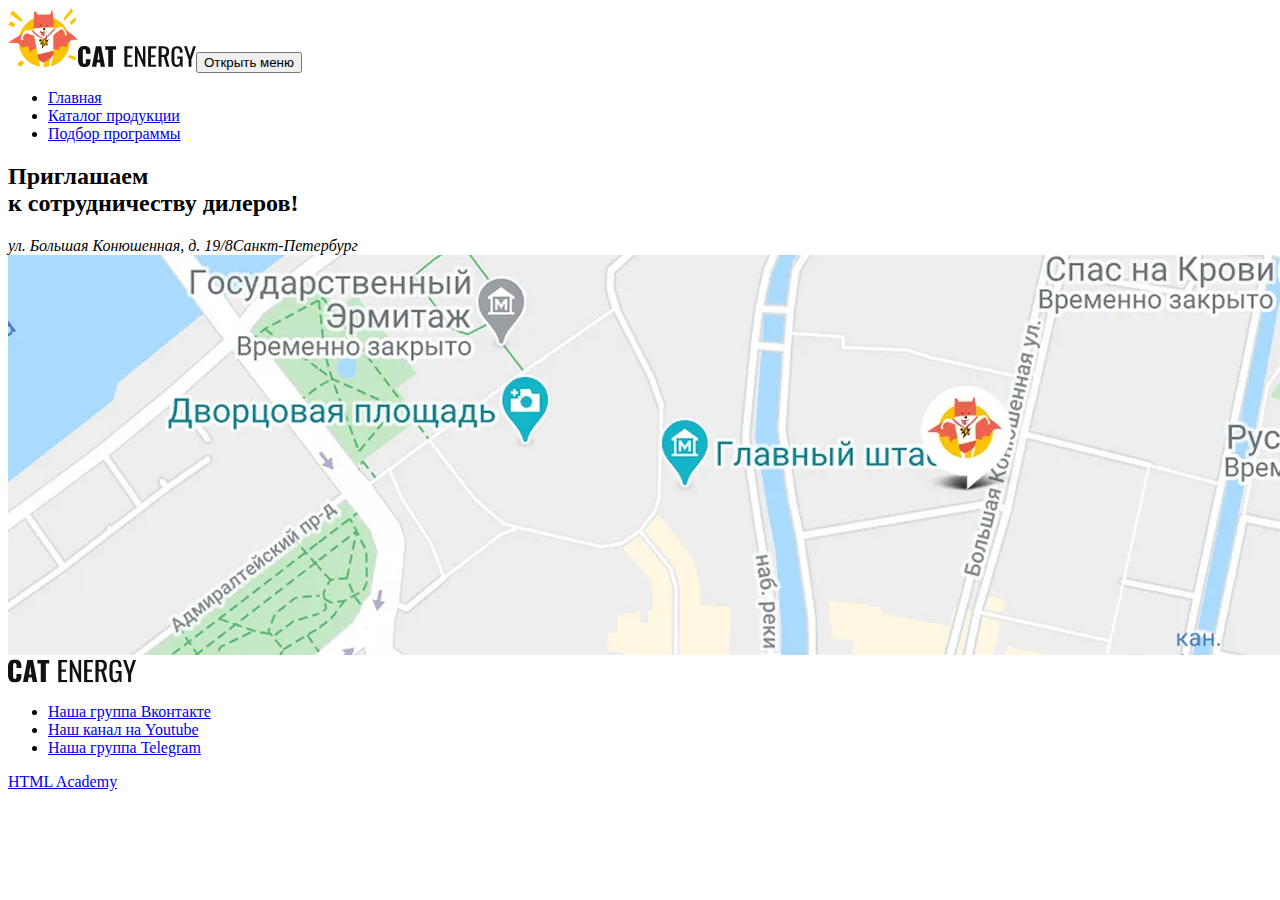
<file: program.html>
<!DOCTYPE html><html class="page no-js" lang="ru-RU"><head><meta charset="UTF-8"><title>Главная страница</title><meta name="viewport" content="width=device-width,initial-scale=1"><link rel="icon" href="favicon.ico" type="image/x-icon"><link rel="icon" href="favicons/icon.svg" type="image/svg+xml"><link rel="apple-touch-icon" href="favicons/apple.png"><link rel="manifest" href="manifest.webmanifest"><link rel="preload" href="fonts/lato/Lato-Regular.woff2" as="font" type="font/woff2" crossorigin="anonymous"><link rel="preload" href="fonts/oswald/oswaldregular.woff2" as="font" type="font/woff2" crossorigin="anonymous"><link href="styles/styles.css" rel="stylesheet"><script src="https://api-maps.yandex.ru/2.1/?apikey=dd5c6e05-bb7c-4970-af32-7910a7b70bc5&amp;lang=ru_RU" defer="defer"></script><script src="scripts/index.js" defer="defer"></script></head><body class="page__body"><header class="page__main-header main-header" data-test="header"><nav class="main-header__nav container"><div class="main-header__block"><a class="main-header__logo logo" href="/" aria-current="page"><picture><source media="(min-width:1280px)" srcset="./images/logo-desktop.svg" width="70" height="59" type="image/svg+xml"><source media="(min-width:768px)" srcset="./images/logo-tablet.svg" width="60" height="50" type="image/svg+xml"><img class="logo__img" src="./images/logo-mobile.svg" width="33" height="38" alt="Логотип"></picture><picture><source media="(min-width:1280px)" srcset="./images/logo-text.svg" width="118" height="21" type="image/svg+xml"><img class="logo__img logo__img--text" src="./images/logo-text.svg" width="101" height="18" alt="Логотип"></picture></a><button class="main-header__burger burger" type="button"><span class="visually-hidden">Открыть меню</span> <span class="burger__line"></span></button></div><div class="main-header__nav-block"><ul class="main-header__nav-site nav-site"><li class="nav-site__item"><a class="nav-site__link" href="index.html">Главная</a></li><li class="nav-site__item"><a class="nav-site__link" href="catalog.html">Каталог продукции</a></li><li class="nav-site__item"><a class="nav-site__link nav-site__link--current" href="program.html" aria-current="page">Подбор программы</a></li></ul></div></nav></header><main class="page__content"><div class="container"></div></main><footer class="page__footer main-footer" data-test="footer"><div class="main-footer__contacts contacts" data-test="contacts"><div class="contacts__wrapper container"><div class="contacts__block"><h2 class="contacts__title">Приглашаем<br>к сотрудничеству дилеров!</h2><address class="contacts__address">ул. Большая Конюшенная, д. 19/8<span class="contacts__address-city">Санкт-Петербург</span></address></div></div><div class="contacts__maps" id="map"><picture><source media="(min-width:1280px)" srcset="./images/maps/maps-desktop@1x.webp, ./images/maps/maps-desktop@2x.webp 2x" width="1440" height="400" type="image/webp"><source media="(min-width:1280px)" srcset="./images/maps/maps-desktop@1x.jpg, ./images/maps/maps-desktop@2x.jpg 2x" width="1440" height="400" type="image/jpeg"><source media="(min-width:768px)" srcset="./images/maps/maps-tablet@1x.webp, ./images/maps/maps-tablet@2x.webp 2x" width="768" height="400" type="image/webp"><source media="(min-width:768px)" srcset="./images/maps/maps-tablet@1x.jpg, ./images/maps/maps-tablet@2x.jpg 2x" width="768" height="400" type="image/jpeg"><source srcset="./images/maps/maps@1x.webp, ./images/maps/maps@2x.webp 2x" type="image/webp"><img class="contacts__maps-img" src="./images/maps/maps@1x.jpg" srcset="./images/maps/maps@2x.jpg 2x" width="320" height="362" alt="Карта" loading="lazy"></picture></div></div><div class="main-footer__wrapper container"><a class="main-footer__logo logo" href="index.html"><img class="logo__img" src="./images/logo-text.svg" width="128" height="24" alt="Текстовый логотип"></a><ul class="main-footer__social social-list"><li class="social-list__item"><a class="social-list__link social-list__link--vk" href="https://vk.com/htmlacademy" target="_blank" rel="noreferrer noopener"><span class="visually-hidden">Наша группа Вконтакте</span></a></li><li class="social-list__item"><a class="social-list__link social-list__link--youtube" href="https://www.youtube.com/user/htmlacademyru" target="_blank" rel="noreferrer noopener"><span class="visually-hidden">Наш канал на Youtube</span></a></li><li class="social-list__item"><a class="social-list__link social-list__link--telegram" href="https://t.me/htmlacademy" target="_blank" rel="noreferrer noopener"><span class="visually-hidden">Наша группа Telegram</span></a></li></ul><a class="main-footer__developer" href="https://htmlacademy.ru/intensive/adaptive" target="_blank" rel="noreferrer noopener"><span class="main-footer__developer-text">HTML Academy</span></a></div></footer></body></html>
</file>
<file: styles/styles.css>
.header{color:#fff;background-color:#639;padding:10px 15px}
</file>
<file: 6/styles/styles.css>
@font-face{font-family:Lato;src:url(../fonts/lato/Lato-Regular.woff2);font-weight:400;font-style:normal;font-display:swap}@font-face{font-family:Oswald;src:url(../fonts/oswald/oswaldregular.woff2);font-weight:400;font-style:normal;font-display:swap}*,:before,:after{box-sizing:inherit}img{object-fit:contain;max-width:100%;height:auto}.container{max-width:1280px;margin-inline:auto;padding-inline:20px}@media screen and (width>=768px){.container{padding-inline:30px}}.visually-hidden{white-space:nowrap;clip:rect(0 0 0 0);-webkit-clip-path:inset(100%);clip-path:inset(100%);border:0;width:1px;height:1px;margin:-1px;padding:0;position:absolute;overflow:hidden}.page{box-sizing:border-box;height:100%}.page__body{color:#444;flex-direction:column;min-width:320px;min-height:100%;margin:0;font-family:Lato,Arial,sans-serif;font-size:14px;line-height:18px;display:flex}@media screen and (width>=768px){.page__body{font-size:16px;line-height:24px}}.page__content{flex-grow:1}.button{cursor:pointer;text-transform:uppercase;color:#fff;text-align:center;background-color:#68b738;border:none;width:100%;padding:10px 20px;font-family:Oswald,Arial,sans-serif;font-size:16px;line-height:20px;text-decoration:none;transition-property:background-color,color;transition-duration:.2s;display:block}.button--secondary{color:#444;background-color:#f2f2f2}@media screen and (width>=768px){.button--size-xl-from-md{padding:14px;font-size:20px;line-height:26px}}.button--size-xl{padding:15px;font-size:20px;line-height:26px}@media (any-hover:hover){.button:hover{background-color:#5eaa2f}}.button:active{color:#ffffff4d}.headline{color:#000;margin-top:0;font-family:Oswald,Arial,sans-serif;font-weight:400}.headline--size-xl{font-size:36px;line-height:1}@media screen and (width>=768px){.headline--size-xl{font-size:60px}}.headline--size-large{font-size:32px;line-height:1}.headline--size-small{font-size:24px;line-height:1}@media screen and (width>=768px){.headline--size-small{font-size:32px}}@media screen and (width>=1280px){.headline--size-small{font-size:40px}}@media screen and (width>=768px){.headline--decor{padding-inline:40px}}@media screen and (width>=1280px){.headline--decor{padding-inline:0;display:inline-block}}.headline--decor:before{content:"";z-index:-1;background-color:#68b738;height:2px;margin-top:10px;display:block;position:absolute;inset-inline:0}@media screen and (width>=768px){.headline--decor:before{margin-top:15px}}.headline--decor .headline__text:before{content:"";z-index:-1;background-color:#fff;display:block;position:absolute;inset:0 -40px}@media screen and (width>=768px){.headline--decor .headline__text:before{inset-inline:-40px}}.headline__text{position:relative}.main-header{background-color:#0000}@media screen and (width>=1280px){.main-header{position:relative}}.main-header__nav{border-bottom:1px solid #d9d9d9;flex-wrap:wrap;justify-content:space-between;align-items:center;display:flex;position:relative}@media screen and (width>=768px){.main-header__nav{border-bottom:none;padding-block:24px}}@media screen and (width>=1280px){.main-header__nav{padding-block:55px}}.main-header__block{justify-content:space-between;align-items:center;width:100%;padding-block:12px;display:flex;position:relative}@media screen and (width>=768px){.main-header__block{width:auto;padding-block:0}}.main-header__nav-block{z-index:1;background-color:#fff;border-top:1px solid #d9d9d9;grid-template-rows:0fr;width:100%;margin-inline:-20px;transition:grid-template-rows .2s;display:grid;position:absolute;top:100%;overflow:hidden}.main-header__nav-block--menu-open{grid-template-rows:1fr}.main-header__nav-block--menu-open .main-header__nav-site{visibility:visible}@media screen and (width>=768px){.main-header__nav-block{margin-right:3px;border-top:none;width:auto;margin-inline:0;display:flex;position:relative}}@media screen and (width>=1280px){.main-header__nav-block{background-color:#0000}}@media screen and (width<768px){.no-js .main-header__nav-block{width:calc(100% + 40px);position:relative}}.main-header__nav-site{visibility:hidden;min-height:0;transition:visibility .2s}@media screen and (width>=768px){.main-header__nav-site{visibility:visible}}.no-js .main-header__nav-site{visibility:visible;min-height:auto}.no-js .main-header__burger{display:none}@media screen and (width>=768px){.main-header__burger{display:none}}.burger{cursor:pointer;background-color:#0000;border:none;width:24px;height:24px;padding:0;position:relative}.burger__line,.burger:before,.burger:after{content:"";background-color:currentColor;width:100%;height:2px;transition:opacity .2s,transform .2s;display:block;position:absolute;top:9px}.burger:before{transform:translateY(-8px)}.burger:after{transform:translateY(8px)}.burger--active .burger__line{opacity:0}.burger--active:before{transform:translateY(0)rotate(45deg)}.burger--active:after{transform:translateY(0)rotate(-45deg)}.nav-site{color:#000;flex-direction:column;margin:0;padding:0;font-family:Oswald,Arial,sans-serif;list-style:none;display:flex}@media screen and (width>=768px){.nav-site{border:none;flex-direction:row;gap:10px 35px}}@media screen and (width>=1280px){.nav-site--contrast{color:#fff}.nav-site--contrast .nav-site__link--current:after{background-color:#fff}}.nav-site__item{text-align:center}.nav-site__link{text-transform:uppercase;color:inherit;border-bottom:1px solid #e6e6e6;padding-block:23px 24px;padding-inline:20px;font-size:20px;text-decoration:none;transition-property:opacity;transition-duration:.2s;display:block;position:relative}@media (any-hover:hover){.nav-site__link:hover{opacity:.6}}.nav-site__link:active{opacity:.3}@media screen and (width>=768px){.nav-site__link{border:none;padding:12px 0;font-size:18px;line-height:133%}}@media screen and (width>=1280px){.nav-site__link{font-size:20px}}@media screen and (width>=768px){.nav-site__link--current:after{content:"";background-color:#68b738;width:100%;height:2px;display:block;position:absolute;bottom:3px}}.logo{align-items:center;text-decoration:none;display:flex}@media screen and (width>=768px){.logo{column-gap:13px}}@media (any-hover:hover){.logo:hover{opacity:.8}}.logo:active{opacity:.6}.logo__img--text{position:absolute;top:50%;left:50%;transform:translate(-50%,-50%)}@media screen and (width>=768px){.logo__img--text{position:static;transform:translate(0)}}@media screen and (width>=1280px){.logo__img--text{width:118px;height:21px}}.hero{color:#fff;font-family:Oswald,Arial,sans-serif;position:relative}@media screen and (width>=768px){.hero{color:#000}}@media screen and (width>=1280px){.hero{position:static}}.hero:before,.hero:after{content:"";z-index:-2;height:63%;display:block;position:absolute;inset:0 0 auto}@media screen and (width>=768px){.hero:before,.hero:after{display:none}}@media screen and (width>=1280px){.hero:before,.hero:after{height:100%;display:block;left:50%}}.hero:before{background-image:-webkit-image-set(url(../images/hero/hero-bg@1x.webp) 1x type("image/webp"),url(../images/hero/hero-bg@1x.png) 1x type("image/png"),url(../images/hero/hero-bg@2x.webp) 2x type("image/webp"),url(../images/hero/hero-bg@2x.png) 2x type("image/png")),-webkit-linear-gradient(90deg,#515055,#403f44);background-image:image-set("../images/hero/hero-bg@1x.webp" 1x type("image/webp"),"../images/hero/hero-bg@1x.png" 1x type("image/png"),"../images/hero/hero-bg@2x.webp" 2x type("image/webp"),"../images/hero/hero-bg@2x.png" 2x type("image/png")),linear-gradient(90deg,#515055,#403f44);background-position:50%;background-repeat:no-repeat;background-size:cover}@media screen and (width>=1280px){.hero:before{background-image:-webkit-image-set(url(../images/hero/hero-bg-desktop@1x.webp) 1x type("image/webp"),url(../images/hero/hero-bg-desktop@1x.png) 1x type("image/png"),url(../images/hero/hero-bg-desktop@2x.webp) 2x type("image/webp"),url(../images/hero/hero-bg-desktop@2x.png) 2x type("image/png")),-webkit-linear-gradient(90deg,#515055,#403f44);background-image:image-set("../images/hero/hero-bg-desktop@1x.webp" 1x type("image/webp"),"../images/hero/hero-bg-desktop@1x.png" 1x type("image/png"),"../images/hero/hero-bg-desktop@2x.webp" 2x type("image/webp"),"../images/hero/hero-bg-desktop@2x.png" 2x type("image/png")),linear-gradient(90deg,#515055,#403f44);background-position:0;background-size:auto 100%}}.hero:after{background-color:#68b738d9}.hero__wrapper{min-height:480px;padding-top:27px}@media screen and (width>=768px){.hero__wrapper{min-height:830px;padding-top:37px}}@media screen and (width>=1280px){.hero__wrapper{min-height:520px;padding-top:50px}}.hero__content{text-align:center;flex-direction:column;display:flex;position:relative}@media screen and (width>=768px){.hero__content{text-align:left;padding-inline:90px}}@media screen and (width>=1280px){.hero__content{width:50%;padding-inline:80px}}.hero__title{color:inherit;margin-bottom:25px;font-size:36px;font-weight:400;line-height:1}@media screen and (width>=768px){.hero__title{margin-bottom:40px;font-size:60px}}.hero__text{text-transform:uppercase;margin-block:0 29px;font-size:14px;line-height:1}@media screen and (width>=768px){.hero__text{margin-bottom:45px;font-size:20px}}@media screen and (width>=1280px){.hero__text{margin-bottom:50px}}@media screen and (width>=768px){.hero__img-wrapper{order:10;margin-inline:-90px}}.hero__img{vertical-align:top}@media screen and (width>=768px){.hero__img{z-index:-1;margin-top:-25px;position:absolute;left:50%;transform:translate(-50%)}}@media screen and (width>=1280px){.hero__img{margin-top:-80px;position:absolute;top:0;left:auto;right:-390px;transform:translate(0)}}.hero__button{width:auto;margin-top:3px}@media screen and (width>=768px){.hero__button{align-self:start;min-width:242px}}.main-footer{background-color:#fff}.main-footer__wrapper{flex-direction:column;align-items:center;row-gap:20px;padding-block:40px;display:flex}@media screen and (width>=768px){.main-footer__wrapper{flex-direction:row;justify-content:space-between}}@media screen and (width>=1280px){.main-footer__wrapper{padding-block:50px}}.main-footer__social{border-block:1px solid #d9d9d9;width:100%}@media screen and (width>=768px){.main-footer__social{border:none;width:auto;margin-left:37px}}.main-footer__developer{color:inherit;justify-content:space-between;align-items:center;column-gap:23px;width:100%;font-size:16px;line-height:20px;text-decoration:none;display:flex}@media (any-hover:hover){.main-footer__developer:hover:after{background-color:#68b738}}.main-footer__developer:active{opacity:.3}@media screen and (width>=768px){.main-footer__developer{width:unset;justify-content:unset}}.main-footer__developer:after{content:"";background-color:#666;width:27px;height:34px;-webkit-mask-image:url(../icons/stack.svg#logo-htmlacademy);mask-image:url(../icons/stack.svg#logo-htmlacademy)}.social-list{justify-content:center;column-gap:24px;margin-block:0;padding:20px 0;list-style:none;display:flex}.social-list__link{width:28px;height:22px;display:block}.social-list__link:before{content:"";background-color:#666;width:100%;height:100%;transition-property:background-color;transition-duration:.2s;display:block}@media (any-hover:hover){.social-list__link:hover:before{background-color:#68b738}}.social-list__link:active{opacity:.3;transition-property:opacity;transition-duration:.2s}.social-list__link--vk:before{-webkit-mask-image:url(../icons/stack.svg#icon-vk);mask-image:url(../icons/stack.svg#icon-vk)}.social-list__link--telegram:before{-webkit-mask-image:url(../icons/stack.svg#icon-telegram);mask-image:url(../icons/stack.svg#icon-telegram)}.social-list__link--youtube:before{-webkit-mask-image:url(../icons/stack.svg#icon-youtube);mask-image:url(../icons/stack.svg#icon-youtube)}.contacts{position:relative}.contacts__wrapper{background-color:#fff}.contacts__block{grid-template-columns:140px 140px;justify-content:space-around;padding-block:26px;display:grid}@media screen and (width>=768px){.contacts__block{grid-template-columns:175px 160px;justify-content:space-between;padding:60px 40px}}@media screen and (width>=1280px){.contacts__block{z-index:1;background-color:#fff;min-width:565px;padding:60px 75px 60px 80px;position:absolute;top:95px}}.contacts__title{text-transform:uppercase;color:#111;margin:0;font-family:Oswald,Arial,sans-serif;font-size:16px;line-height:20px}@media screen and (width>=768px){.contacts__title{font-size:20px;line-height:26px}}.contacts__address{font-size:14px;font-style:normal;line-height:20px}@media screen and (width>=768px){.contacts__address{text-align:right;font-size:16px}}@media screen and (width>=1280px){.contacts__address{text-align:left}}.contacts__address-city{display:block}@media screen and (width>=768px){.contacts__address-city{margin-top:20px}}.contacts__maps{justify-content:center;height:362px;display:flex;position:relative;overflow:hidden}@media screen and (width>=768px){.contacts__maps{height:400px}}.contacts__maps-img{width:100%;position:absolute;top:50%;left:0;transform:translateY(-50%)}.programs{padding-block:20px}@media screen and (width>=768px){.programs{padding-block:17px 43px}}@media screen and (width>=1280px){.programs{padding-block:82px 35px}}.programs__list{flex-direction:column;row-gap:20px;margin-block:0;padding-left:0;list-style:none;display:flex}@media screen and (width>=768px){.programs__list{row-gap:30px}}@media screen and (width>=1280px){.programs__list{grid-template-columns:1fr 1fr;gap:80px;display:grid}}.programs__item{background-color:#d9d9d9;padding:29px 20px 22px;position:relative}@media screen and (width>=768px){.programs__item{padding:75px 320px 64px 53px}}@media screen and (width>=1280px){.programs__item{padding:77px 52px 65px}}.programs__decor{position:absolute;top:24px}@media screen and (width>=768px){.programs__decor{top:88px;right:63px}}@media screen and (width>=1280px){.programs__decor{top:47px;right:auto}}.programs__decor:before{content:"";background-color:#68b738;border-radius:50%;width:50px;height:50px;display:block}@media screen and (width>=768px){.programs__decor:before{width:200px;height:200px}}@media screen and (width>=1280px){.programs__decor:before{width:100px;height:100px}}.programs__decor:after{content:"";background-repeat:no-repeat;background-size:cover;display:block;position:absolute}.programs__decor--slim:after{background-image:url(../icons/stack.svg#cat-slim);width:38px;height:50px;bottom:3px;left:7px}@media screen and (width>=768px){.programs__decor--slim:after{width:140px;height:194px;bottom:17px;left:30px}}@media screen and (width>=1280px){.programs__decor--slim:after{width:70px;height:97px;bottom:10px;left:15px}}.programs__decor--pro:after{background-image:url(../icons/stack.svg#cat-pro);width:67px;height:28px;top:11px;right:-9px}@media screen and (width>=768px){.programs__decor--pro:after{width:268px;height:112px;top:44px;right:-34px}}@media screen and (width>=1280px){.programs__decor--pro:after{width:134px;height:56px;top:20px;right:-15px}}.programs__title{text-transform:uppercase;margin-block:0 29px;color:#000;margin-left:70px;font-family:Oswald,Arial,sans-serif;font-size:24px;font-weight:400;line-height:37px}@media screen and (width>=768px){.programs__title{margin-bottom:24px;margin-left:0;font-size:36px;line-height:36px}}@media screen and (width>=1280px){.programs__title{margin-bottom:73px;margin-left:162px}}.programs__desc{margin-block:0 19px;padding-bottom:23px}@media screen and (width>=768px){.programs__desc{margin-bottom:35px}}@media screen and (width>=1280px){.programs__desc{margin-bottom:8px}}.programs__link{text-transform:uppercase;color:#000;align-items:center;column-gap:17px;font-family:Oswald,Arial,sans-serif;font-size:16px;line-height:1;text-decoration:none;transition-property:opacity;transition-duration:.2s;display:flex}@media screen and (width>=768px){.programs__link{column-gap:25px;font-size:20px}}.programs__link:after{content:"";background-image:url(../icons/stack.svg#icon-arrow);background-position:100%;background-repeat:no-repeat;background-size:32px 12px;width:24px;height:12px;transition-property:width;transition-duration:.2s;display:block}@media (any-hover:hover){.programs__link:hover:after{width:32px}}.programs__link:active{opacity:.3}.programs__link:active:after{width:32px}.stages{padding-bottom:50px}@media screen and (width>=768px){.stages{border-bottom:1px solid #e6e6e6;padding-bottom:47px}}@media screen and (width>=1280px){.stages{border:none;padding-block:36px}}.stages__title{margin-bottom:44px}@media screen and (width>=768px){.stages__title{margin-bottom:30px}}.stages__list{counter-reset:stages;flex-direction:column;gap:20px 37px;margin-block:0;padding-left:0;list-style:none;display:flex}@media screen and (width>=768px){.stages__list{grid-template-columns:1fr 1fr;gap:37px 60px;display:grid}}@media screen and (width>=1280px){.stages__list{grid-template-columns:repeat(4,1fr);column-gap:80px}}.stages__item{align-items:center;column-gap:20px;display:flex;position:relative}@media screen and (width>=768px){.stages__item{flex-direction:column;align-items:start;row-gap:31px;min-height:280px;padding-top:40px}}.stages__item:before{content:"";background-color:#68b738;background-position:50%;background-repeat:no-repeat;flex-shrink:0;width:60px;height:60px;display:block}@media screen and (width>=768px){.stages__item:before{width:80px;height:80px}}.stages__item--leaf:before{background-image:url(../icons/stack.svg#icon-leaf);background-size:30px 32px}.stages__item--water:before{background-image:url(../icons/stack.svg#icon-water);background-size:26px 29px}.stages__item--eat:before{background-image:url(../icons/stack.svg#icon-eat);background-size:25px 30px}.stages__item--watch:before{background-image:url(../icons/stack.svg#icon-watch);background-size:26px 50px}.stages__item:after{counter-increment:stages;content:counter(stages);font-family:Oswald,Arial,sans-serif;font-size:280px;line-height:1;display:none}@media screen and (width>=768px){.stages__item:after{color:#f2f2f2;z-index:-1;display:block;position:absolute;top:0;left:115px}}.stages__desc{margin-block:0}@media screen and (width>=768px){.stages__desc{max-width:245px}}.example{--padding-bg:619px;background-color:#eaeaea;padding-block:25px 40px}@media screen and (width>=768px){.example{background-image:linear-gradient(#fff var(--padding-bg,619px),#eaeaea var(--padding-bg,619px));padding-block:45px 100px}}@media screen and (width>=1280px){.example{--padding-bg:170px;padding-block:35px 75px}.example__wrapper{grid-template-columns:432px 560px;justify-content:space-between;display:grid}}.example__title{margin-bottom:44px}@media screen and (width>=768px){.example__title{margin-bottom:60px}}@media screen and (width>=1280px){.example__title{margin-bottom:146px}}.example__desc{margin-block:0 20px}@media screen and (width>=768px){.example__desc{margin-bottom:55px}}@media screen and (width>=1280px){.example__desc{margin-bottom:68px}}.example__desc-list{grid-template-columns:124px 124px;justify-content:space-around;gap:18px 32px;margin-block:0 20px;display:grid}@media screen and (width>=768px){.example__desc-list{grid-template-columns:162px 162px 1fr;column-gap:43px;margin-bottom:100px}}@media screen and (width>=1280px){.example__desc-list{row-gap:55px;margin:0}}.example__desc-text{margin-left:0;display:inline}.example__desc-title{display:inline}.example__block{text-align:center;color:#000;font-family:Oswald,Arial,sans-serif;font-weight:400;display:flex}.example__block--block{flex-direction:column;align-items:center}.example__block--block .example__desc-title{text-transform:lowercase;background-color:#eaeaea;width:calc(100% - 44px);margin-top:-10px;font-family:Lato,Arial,sans-serif;font-size:12px;line-height:1}@media screen and (width>=768px){.example__block--block .example__desc-title{background-color:#fff;width:calc(100% - 20px);margin-top:-8px;font-size:14px;display:inline-block}}@media screen and (width>=1280px){.example__block--block .example__desc-title{background-color:#eaeaea}}.example__block--block .example__desc-text{text-transform:uppercase;border:1px solid #cdcdcd;order:-1;align-self:normal;padding:14px 14px 18px;font-size:24px;line-height:24px}@media screen and (width>=768px){.example__block--block .example__desc-text{font-size:30px;line-height:37px}}.example__block--line{text-transform:uppercase;grid-column:-1/1;justify-content:center;font-size:14px;line-height:20px;display:inline-block}@media screen and (width>=768px){.example__block--line{text-align:right;flex-direction:column;grid-column:auto;justify-self:end;gap:9px;font-size:20px;display:flex}}@media screen and (width>=1280px){.example__block--line{grid-column:-1/1;justify-self:start;display:inline-block}.example__block--line .example__desc-text{margin-left:63px}}.example__slider{margin-inline:auto}.slider{--slider-color:#666;width:280px;height:256px;position:relative}@media screen and (width>=768px){.slider{width:560px;height:512px}}.no-js .slider{height:auto}.slider__button{cursor:pointer;z-index:10;background-color:var(--slider-color,#666);border:none;border-radius:5px;justify-content:center;align-items:center;width:4px;height:100%;padding:0;transition-property:background-color,opacity;transition-duration:.2s;display:flex;position:absolute;left:calc(50% - 2px)}.slider__button:before{content:"";border:2px solid var(--slider-color,#666);background-color:#fff;border-radius:50%;width:40px;height:40px;transition-property:border-color;transition-duration:.2s;display:block;position:absolute}.slider__button:after{content:"";background-color:var(--slider-color,#666);width:24px;height:18px;transition-property:background-color;transition-duration:.2s;display:block;position:absolute;-webkit-mask-image:url(../icons/stack.svg#slider-button);mask-image:url(../icons/stack.svg#slider-button)}.slider__button:hover{--slider-color:#68b738}.slider__button:active{--slider-color:#5eaa2f;opacity:.6}.no-js .slider__button{display:none}.slider__block{position:absolute;top:0;left:0}.slider__block--before{-webkit-clip-path:inset(0 50% 0 0);clip-path:inset(0 50% 0 0)}.slider__block--after{-webkit-clip-path:inset(0 0 0 50%);clip-path:inset(0 0 0 50%)}.no-js .slider__block{-webkit-clip-path:none;clip-path:none;position:relative}.catalog{padding-top:27px;overflow:hidden}@media screen and (width>=768px){.catalog{padding-block:35px 48px}}@media screen and (width>=1280px){.catalog{padding-top:15px}}.catalog__title{margin-bottom:40px}@media screen and (width>=768px){.catalog__title{margin-bottom:168px}}.catalog__list{margin:0;padding-left:0;list-style:none}@media screen and (width>=768px){.catalog__list{grid-template-columns:1fr 1fr;gap:143px 60px;display:grid}}@media screen and (width>=1280px){.catalog__list{grid-template-columns:repeat(4,1fr);gap:150px 80px}}.card{display:grid;position:relative}.card:after{content:"";border:1px solid #cdcdcd;position:absolute;inset:-1px -50px 0}.card__link-img{justify-content:center;align-items:center;height:107px;display:flex}@media screen and (width>=768px){.card__link-img{height:210px}}.card__link{text-decoration:none}.card__title{color:#222;text-transform:uppercase;margin-top:0;font-family:Oswald,Arial,sans-serif;font-size:16px;font-weight:400;line-height:20px}@media screen and (width>=768px){.card__title{font-size:20px;line-height:24px}}.card__details{margin:0;font-size:12px}@media screen and (width>=768px){.card__details{font-size:16px;line-height:20px}}.card__details-block{justify-content:space-between;display:flex}.card__details-desc{margin-left:0}.card__button{grid-column:-1/1}@media screen and (width>=768px){.card__button{grid-column:auto}}.card--block{grid-template-columns:1fr 1fr;padding-block:20px 25px}@media screen and (width>=768px){.card--block{background-color:#f2f2f2;grid-template-columns:1fr;padding:0 37px 40px}.card--block:after{display:none}.card--block .card__link-img{margin-top:-70px;margin-bottom:20px}}@media screen and (width>=1280px){.card--block .card__link-img{margin-bottom:7px}}.card--block .card__title{max-width:95px;margin-bottom:14px;font-weight:400}@media screen and (width>=768px){.card--block .card__title{text-align:center;margin-inline:auto;max-width:130px;margin-bottom:17px}}@media screen and (width>=1280px){.card--block .card__title{margin-bottom:20px}}.card--block .card__details{line-height:16px}@media screen and (width>=768px){.card--block .card__details{line-height:inherit}.card--block .card__details-block{border-bottom:1px solid #cdcdcd;margin-bottom:7px}}@media screen and (width>=1280px){.card--block .card__details-block{padding-bottom:2px}}.card--block .card__button{margin-top:17px}@media screen and (width>=768px){.card--block .card__button{margin-top:27px}}.card--more{text-align:center;padding-block:25px}@media screen and (width>=768px){.card--more{grid-template-rows:auto 1fr auto;padding:50px 37px 40px}}.card--more:before{content:"";margin-inline:auto;background-color:#d3d3d3;width:30px;height:30px;margin-bottom:23px;display:inline-block;-webkit-mask-image:url(../icons/stack.svg#icon-plus);mask-image:url(../icons/stack.svg#icon-plus)}@media screen and (width>=768px){.card--more:before{width:60px;height:60px;margin-bottom:49px}}@media screen and (width>=1280px){.card--more:before{margin-bottom:35px}}@media screen and (width>=768px){.card--more:after{inset-inline:0}.card--more .card__content{max-width:170px;margin-inline:auto}.card--more .card__details{line-height:18px}}.card--more .card__title{margin-bottom:8px}@media screen and (width>=768px){.card--more .card__title{margin-bottom:23px}}.card--more .card__button{margin-top:20px}.card--line{row-gap:15px;padding-block:13px 19px}@media screen and (width>=768px){.card--line{row-gap:17px;padding:25px 40px 28px 38px}}@media screen and (width>=1280px){.card--line{grid-template-columns:1fr 244px;align-items:center;column-gap:40px;padding:15px 0 17px;display:grid}}.card--line:after{border-inline-color:#0000;inset-inline:0}@media screen and (width>=768px){.card--line:after{border-inline-color:#cdcdcd}}@media screen and (width>=1280px){.card--line:after{border-inline-color:#0000}}@media screen and (width>=768px){.card--line .card__content{justify-content:space-between;align-items:baseline;column-gap:10px;display:flex}}.card--line .card__title{margin-bottom:9px}@media screen and (width>=768px){.card--line .card__title{line-height:20px}}.card--line .card__details{font-size:14px;line-height:14px}@media screen and (width>=768px){.card--line .card__details{font-size:inherit;text-align:right;line-height:20px}}@media screen and (width>=1280px){.card--line .card__details{text-align:left;width:285px}}@media screen and (width>=768px){.card--line .card__details-desc{margin-left:49px}}.additional{padding-block:22px}@media screen and (width>=768px){.additional{padding-block:26px}}@media screen and (width>=1280px){.additional__content{grid-template-columns:1fr 245px;column-gap:80px;display:grid}}.additional__title{margin-block:0 38px}@media screen and (width>=768px){.additional__title{margin-bottom:80px}}.additional__item-title{text-transform:uppercase;font-family:Oswald,Arial,sans-serif}.additional__list{margin-block:0 35px;padding-left:0}@media screen and (width>=768px){.additional__list{margin-bottom:70px}}@media screen and (width>=1280px){.additional__list{margin-bottom:0}}.additional__promo{text-align:center;color:#fff;background-image:-webkit-linear-gradient(#68b738d9,#68b738d9),-webkit-image-set(url(../images/promo/promo-bg@1x.webp) 1x type("image/webp"),url(../images/promo/promo-bg@1x.jpg) 1x type("image/jpeg"),url(../images/promo/promo-bg@2x.webp) 2x type("image/webp"),url(../images/promo/promo-bg@2x.jpg) 2x type("image/jpeg")),-webkit-linear-gradient(90deg,#515055,#403f44);background-image:linear-gradient(#68b738d9,#68b738d9),image-set("../images/promo/promo-bg@1x.webp" 1x type("image/webp"),"../images/promo/promo-bg@1x.jpg" 1x type("image/jpeg"),"../images/promo/promo-bg@2x.webp" 2x type("image/webp"),"../images/promo/promo-bg@2x.jpg" 2x type("image/jpeg")),linear-gradient(90deg,#515055,#403f44);background-position:50%;background-repeat:no-repeat;background-size:cover;margin:0;padding:58px 58px 43px;font-size:16px;line-height:20px;display:block;position:relative}@media screen and (width>=768px){.additional__promo{background-image:-webkit-linear-gradient(#68b738d9,#68b738d9),-webkit-image-set(url(../images/promo/promo-bg-tablet@1x.webp) 1x type("image/webp"),url(../images/promo/promo-bg-tablet@1x.jpg) 1x type("image/jpeg"),url(../images/promo/promo-bg-tablet@2x.webp) 2x type("image/webp"),url(../images/promo/promo-bg-tablet@2x.jpg) 2x type("image/jpeg")),-webkit-linear-gradient(90deg,#515055,#403f44);background-image:linear-gradient(#68b738d9,#68b738d9),image-set("../images/promo/promo-bg-tablet@1x.webp" 1x type("image/webp"),"../images/promo/promo-bg-tablet@1x.jpg" 1x type("image/jpeg"),"../images/promo/promo-bg-tablet@2x.webp" 2x type("image/webp"),"../images/promo/promo-bg-tablet@2x.jpg" 2x type("image/jpeg")),linear-gradient(90deg,#515055,#403f44);justify-content:space-between;align-items:center;padding:60px 125px 60px 77px;display:flex}}@media screen and (width>=1280px){.additional__promo{background-image:-webkit-linear-gradient(#68b738d9,#68b738d9),-webkit-image-set(url(../images/promo/promo-bg-desktop@1x.webp) 1x type("image/webp"),url(../images/promo/promo-bg-desktop@1x.jpg) 1x type("image/jpeg"),url(../images/promo/promo-bg-desktop@2x.webp) 2x type("image/webp"),url(../images/promo/promo-bg-desktop@2x.jpg) 2x type("image/jpeg")),-webkit-linear-gradient(90deg,#515055,#403f44);background-image:linear-gradient(#68b738d9,#68b738d9),image-set("../images/promo/promo-bg-desktop@1x.webp" 1x type("image/webp"),"../images/promo/promo-bg-desktop@1x.jpg" 1x type("image/jpeg"),"../images/promo/promo-bg-desktop@2x.webp" 2x type("image/webp"),"../images/promo/promo-bg-desktop@2x.jpg" 2x type("image/jpeg")),linear-gradient(90deg,#515055,#403f44);padding:55px 42px 43px;display:block}}.additional__promo:before{content:"";background:currentColor;width:78px;height:80px;margin-inline:auto;display:block;-webkit-mask-image:url(../icons/stack.svg#icon-gift);mask-image:url(../icons/stack.svg#icon-gift)}@media screen and (width>=768px){.additional__promo:before{margin-inline:0}}@media screen and (width>=1280px){.additional__promo:before{margin-inline:auto;margin-bottom:48px}}.additional__promo-text{margin-top:47px;display:block}@media screen and (width>=768px){.additional__promo-text{text-align:left;align-items:center;max-width:161px;margin-top:0}}@media screen and (width>=1280px){.additional__promo-text{text-align:center}}.subscription{padding-block:20px 40px;font-family:Oswald,Arial,sans-serif}@media screen and (width>=768px){.subscription{padding-block:52px 80px}}@media screen and (width>=1280px){.subscription{padding-block:68px 103px}}.subscription__title{margin-block:0 30px}@media screen and (width>=768px){.subscription__title{margin-bottom:67px}}@media screen and (width>=1280px){.subscription__title{margin-bottom:72px}}.subscription__text{text-align:center;color:#000;margin-block:0 23px;font-size:16px;line-height:24px}@media screen and (width>=768px){.subscription__text{max-width:600px;margin-inline:auto;font-size:24px;line-height:32px}}@media screen and (width>=1280px){.subscription__text{max-width:750px}}.subscription__form{max-width:632px;margin-inline:auto;display:grid}@media screen and (width>=768px){.subscription__form{grid-template-columns:1fr 256px}}@media screen and (width>=1280px){.subscription__form{max-width:750px}}.subscription__field{margin-bottom:15px}@media screen and (width>=768px){.subscription__field{margin-bottom:0}}.subscription__button{width:100%}.field{font-family:Oswald,Arial,sans-serif;display:grid}.field__input{text-transform:uppercase;border:1px solid #cdcdcd;flex-shrink:1;padding:13px;font-family:inherit;font-size:20px}
</file>
<file: 7/styles/styles.css>
@font-face{font-family:Lato;src:url(../fonts/lato/Lato-Regular.woff2),url(../fonts/lato/Lato-Regular.woff);font-weight:400;font-style:normal;font-display:swap}@font-face{font-family:Oswald;src:url(../fonts/oswald/oswaldregular.woff2),url(../fonts/oswald/oswaldregular.woff);font-weight:400;font-style:normal;font-display:swap}*,:before,:after{box-sizing:inherit}img{object-fit:contain;max-width:100%;height:auto}.container{max-width:1280px;margin-inline:auto;padding-inline:20px}@media screen and (width>=768px){.container{padding-inline:30px}}.visually-hidden{white-space:nowrap;clip:rect(0 0 0 0);-webkit-clip-path:inset(100%);clip-path:inset(100%);border:0;width:1px;height:1px;margin:-1px;padding:0;position:absolute;overflow:hidden}.page{box-sizing:border-box;height:100%}.page__body{color:#444;flex-direction:column;min-width:320px;min-height:100%;margin:0;font-family:Lato,Arial,sans-serif;font-size:14px;line-height:18px;display:flex}@media screen and (width>=768px){.page__body{font-size:16px;line-height:24px}}.page__content{flex-grow:1}.button{cursor:pointer;text-transform:uppercase;color:#fff;text-align:center;background-color:#68b738;border:none;width:100%;padding:10px 20px;font-family:Oswald,Arial,sans-serif;font-size:16px;line-height:20px;text-decoration:none;transition-property:background-color,color;transition-duration:.2s;display:block}.button--secondary{color:#444;background-color:#f2f2f2}@media screen and (width>=768px){.button--size-xl-from-md{padding:14px;font-size:20px;line-height:26px}}.button--size-xl{padding:15px;font-size:20px;line-height:26px}@media (any-hover:hover){.button:hover{background-color:#5eaa2f}}.button:active{color:#ffffff4d}.headline{color:#000;margin-top:0;font-family:Oswald,Arial,sans-serif;font-weight:400}.headline--size-xl{font-size:36px;line-height:1}@media screen and (width>=768px){.headline--size-xl{font-size:60px}}.headline--size-large{font-size:32px;line-height:1}.headline--size-small{font-size:24px;line-height:1}@media screen and (width>=768px){.headline--size-small{font-size:32px}}@media screen and (width>=1280px){.headline--size-small{font-size:40px}}@media screen and (width>=768px){.headline--decor{padding-inline:40px}}@media screen and (width>=1280px){.headline--decor{padding-inline:0;display:inline-block}}.headline--decor:before{content:"";z-index:-1;background-color:#68b738;height:2px;margin-top:10px;display:block;position:absolute;inset-inline:0}@media screen and (width>=768px){.headline--decor:before{margin-top:15px}}.headline--decor .headline__text:before{content:"";z-index:-1;background-color:#fff;display:block;position:absolute;inset:0 -40px}@media screen and (width>=768px){.headline--decor .headline__text:before{inset-inline:-40px}}.headline__text{position:relative}.main-header{background-color:#0000}@media screen and (width>=1280px){.main-header{position:relative}}.main-header__nav{border-bottom:1px solid #d9d9d9;flex-wrap:wrap;justify-content:space-between;align-items:center;display:flex;position:relative}@media screen and (width>=768px){.main-header__nav{border-bottom:none;flex-wrap:nowrap;gap:20px;padding-block:24px}}@media screen and (width>=1280px){.main-header__nav{padding-block:55px}}.main-header__block{justify-content:space-between;align-items:center;width:100%;padding-block:12px;display:flex;position:relative}@media screen and (width>=768px){.main-header__block{width:auto;padding-block:0}}.main-header__nav-block{z-index:1;background-color:#fff;border-top:1px solid #d9d9d9;grid-template-rows:0fr;width:100%;margin-inline:-20px;transition:grid-template-rows .2s;display:grid;position:absolute;top:100%;overflow:hidden}.main-header__nav-block--menu-open{grid-template-rows:1fr}.main-header__nav-block--menu-open .main-header__nav-site{visibility:visible}@media screen and (width>=768px){.main-header__nav-block{margin-right:3px;border-top:none;width:auto;margin-inline:0;display:flex;position:relative}}@media screen and (width>=1280px){.main-header__nav-block{background-color:#0000;flex-wrap:wrap;max-width:50%;padding-left:20px}}@media screen and (width<768px){.no-js .main-header__nav-block{width:calc(100% + 40px);position:relative}}.main-header__nav-site{visibility:hidden;min-height:0;transition:visibility .2s}@media screen and (width>=768px){.main-header__nav-site{visibility:visible}}.no-js .main-header__nav-site{visibility:visible;min-height:auto}.no-js .main-header__burger{display:none}@media screen and (width>=768px){.main-header__burger{display:none}}.burger{cursor:pointer;background-color:#0000;border:none;width:24px;height:24px;padding:0;position:relative}.burger__line,.burger:before,.burger:after{content:"";background-color:currentColor;width:100%;height:2px;transition:opacity .2s,transform .2s;display:block;position:absolute;top:9px}.burger:before{transform:translateY(-8px)}.burger:after{transform:translateY(8px)}.burger--active .burger__line{opacity:0}.burger--active:before{transform:translateY(0)rotate(45deg)}.burger--active:after{transform:translateY(0)rotate(-45deg)}.nav-site{color:#000;flex-flow:column wrap;margin:0;padding:0;font-family:Oswald,Arial,sans-serif;list-style:none;display:flex}@media screen and (width>=768px){.nav-site{border:none;flex-direction:row;gap:10px 35px}}@media screen and (width>=1280px){.nav-site--contrast{color:#fff}.nav-site--contrast .nav-site__link--current:after{background-color:#fff}}.nav-site__item{text-align:center}.nav-site__link{text-transform:uppercase;color:inherit;border-bottom:1px solid #e6e6e6;padding-block:23px 24px;padding-inline:20px;font-size:20px;text-decoration:none;transition-property:opacity;transition-duration:.2s;display:block;position:relative}@media (any-hover:hover){.nav-site__link:hover{opacity:.6}}.nav-site__link:active{opacity:.3}@media screen and (width>=768px){.nav-site__link{border:none;padding:12px 0;font-size:18px;line-height:133%}}@media screen and (width>=1280px){.nav-site__link{font-size:20px}}@media screen and (width>=768px){.nav-site__link--current:after{content:"";background-color:#68b738;width:100%;height:2px;display:block;position:absolute;bottom:3px}}.logo{align-items:center;text-decoration:none;display:flex}@media screen and (width>=768px){.logo{column-gap:13px}}@media (any-hover:hover){.logo:hover{opacity:.8}}.logo:active{opacity:.6}.logo__img--text{position:absolute;top:50%;left:50%;transform:translate(-50%,-50%)}@media screen and (width>=768px){.logo__img--text{position:static;transform:translate(0)}}@media screen and (width>=1280px){.logo__img--text{width:118px;height:21px}}.hero{color:#fff;font-family:Oswald,Arial,sans-serif;position:relative}@media screen and (width>=768px){.hero{color:#000}}@media screen and (width>=1280px){.hero{position:static}}.hero:before,.hero:after{content:"";z-index:-2;height:63%;display:block;position:absolute;inset:0 0 auto}@media screen and (width>=768px){.hero:before,.hero:after{display:none}}@media screen and (width>=1280px){.hero:before,.hero:after{height:100%;display:block;left:50%}}.hero:before{background-image:-webkit-image-set(url(../images/hero/hero-bg@1x.webp) 1x type("image/webp"),url(../images/hero/hero-bg@1x.png) 1x type("image/png"),url(../images/hero/hero-bg@2x.webp) 2x type("image/webp"),url(../images/hero/hero-bg@2x.png) 2x type("image/png")),-webkit-linear-gradient(90deg,#515055,#403f44);background-image:image-set("../images/hero/hero-bg@1x.webp" 1x type("image/webp"),"../images/hero/hero-bg@1x.png" 1x type("image/png"),"../images/hero/hero-bg@2x.webp" 2x type("image/webp"),"../images/hero/hero-bg@2x.png" 2x type("image/png")),linear-gradient(90deg,#515055,#403f44);background-position:50%;background-repeat:no-repeat;background-size:contain}@media screen and (width>=1280px){.hero:before{background-image:-webkit-image-set(url(../images/hero/hero-bg-desktop@1x.webp) 1x type("image/webp"),url(../images/hero/hero-bg-desktop@1x.png) 1x type("image/png"),url(../images/hero/hero-bg-desktop@2x.webp) 2x type("image/webp"),url(../images/hero/hero-bg-desktop@2x.png) 2x type("image/png")),-webkit-linear-gradient(90deg,#515055,#403f44);background-image:image-set("../images/hero/hero-bg-desktop@1x.webp" 1x type("image/webp"),"../images/hero/hero-bg-desktop@1x.png" 1x type("image/png"),"../images/hero/hero-bg-desktop@2x.webp" 2x type("image/webp"),"../images/hero/hero-bg-desktop@2x.png" 2x type("image/png")),linear-gradient(90deg,#515055,#403f44);background-position:0;background-size:auto 100%}}.hero:after{background-color:#68b738d9}.hero__wrapper{min-height:480px;padding-top:27px}@media screen and (width>=768px){.hero__wrapper{min-height:830px;padding-top:37px}}@media screen and (width>=1280px){.hero__wrapper{min-height:520px;padding-top:50px}}.hero__content{text-align:center;flex-direction:column;display:flex;position:relative}@media screen and (width>=768px){.hero__content{text-align:left;padding-inline:90px}}@media screen and (width>=1280px){.hero__content{width:50%;padding-inline:80px}}.hero__title{color:inherit;margin-bottom:25px;font-size:36px;font-weight:400;line-height:1}@media screen and (width>=768px){.hero__title{margin-bottom:40px;font-size:60px}}.hero__text{text-transform:uppercase;margin-block:0 29px;font-size:14px;line-height:1}@media screen and (width>=768px){.hero__text{margin-bottom:45px;font-size:20px}}@media screen and (width>=1280px){.hero__text{margin-bottom:50px}}@media screen and (width>=768px){.hero__img-wrapper{order:10;margin-inline:-90px}}.hero__img{vertical-align:top}@media screen and (width>=768px){.hero__img{z-index:-1;margin-top:-25px;position:absolute;left:50%;transform:translate(-50%)}}@media screen and (width>=1280px){.hero__img{margin-top:-80px;position:absolute;top:0;left:auto;right:-390px;transform:translate(0)}}.hero__button{width:auto;margin-top:3px}@media screen and (width>=768px){.hero__button{align-self:start;min-width:242px}}.main-footer{background-color:#fff}.main-footer__wrapper{flex-direction:column;align-items:center;row-gap:20px;padding-block:40px;display:flex}@media screen and (width>=768px){.main-footer__wrapper{flex-direction:row;justify-content:space-between}}@media screen and (width>=1280px){.main-footer__wrapper{padding-block:50px}}.main-footer__social{border-block:1px solid #d9d9d9;width:100%}@media screen and (width>=768px){.main-footer__social{border:none;width:auto;margin-left:37px}}.main-footer__developer{color:inherit;justify-content:space-between;align-items:center;column-gap:23px;width:100%;font-size:16px;line-height:20px;text-decoration:none;display:flex}@media (any-hover:hover){.main-footer__developer:hover:after{background-color:#68b738}}.main-footer__developer:active{opacity:.3}@media screen and (width>=768px){.main-footer__developer{width:unset;justify-content:unset}}.main-footer__developer:after{content:"";background-color:#666;width:27px;height:34px;-webkit-mask-image:url(../icons/stack.svg#logo-htmlacademy);mask-image:url(../icons/stack.svg#logo-htmlacademy)}.social-list{justify-content:center;column-gap:24px;margin-block:0;padding:20px 0;list-style:none;display:flex}.social-list__link{width:28px;height:22px;display:block}.social-list__link:before{content:"";background-color:#666;width:100%;height:100%;transition-property:background-color;transition-duration:.2s;display:block}@media (any-hover:hover){.social-list__link:hover:before{background-color:#68b738}}.social-list__link:active{opacity:.3;transition-property:opacity;transition-duration:.2s}.social-list__link--vk:before{-webkit-mask-image:url(../icons/stack.svg#icon-vk);mask-image:url(../icons/stack.svg#icon-vk)}.social-list__link--telegram:before{-webkit-mask-image:url(../icons/stack.svg#icon-telegram);mask-image:url(../icons/stack.svg#icon-telegram)}.social-list__link--youtube:before{-webkit-mask-image:url(../icons/stack.svg#icon-youtube);mask-image:url(../icons/stack.svg#icon-youtube)}.contacts{position:relative}.contacts__wrapper{background-color:#fff}.contacts__block{grid-template-columns:140px 140px;justify-content:space-around;padding-block:26px;display:grid}@media screen and (width>=768px){.contacts__block{grid-template-columns:175px 160px;justify-content:space-between;padding:60px 40px}}@media screen and (width>=1280px){.contacts__block{z-index:1;background-color:#fff;min-width:565px;padding:60px 75px 60px 80px;position:absolute;top:95px}}.contacts__title{text-transform:uppercase;color:#111;margin:0;font-family:Oswald,Arial,sans-serif;font-size:16px;line-height:20px}@media screen and (width>=768px){.contacts__title{font-size:20px;line-height:26px}}.contacts__address{font-size:14px;font-style:normal;line-height:20px}@media screen and (width>=768px){.contacts__address{text-align:right;font-size:16px}}@media screen and (width>=1280px){.contacts__address{text-align:left}}.contacts__address-city{display:block}@media screen and (width>=768px){.contacts__address-city{margin-top:20px}}.contacts__maps{justify-content:center;height:362px;display:flex;position:relative;overflow:hidden}@media screen and (width>=768px){.contacts__maps{height:400px}}.contacts__maps-img{width:100%;position:absolute;top:50%;left:0;transform:translateY(-50%)}.programs{padding-block:20px}@media screen and (width>=768px){.programs{padding-block:17px 43px}}@media screen and (width>=1280px){.programs{padding-block:82px 35px}}.programs__list{flex-direction:column;row-gap:20px;margin-block:0;padding-left:0;list-style:none;display:flex}@media screen and (width>=768px){.programs__list{row-gap:30px}}@media screen and (width>=1280px){.programs__list{grid-template-columns:1fr 1fr;gap:80px;display:grid}}.programs__item{background-color:#f2f2f2;padding:29px 20px 22px;position:relative}@media screen and (width>=768px){.programs__item{padding:75px 320px 64px 53px}}@media screen and (width>=1280px){.programs__item{padding:77px 52px 65px}}.programs__decor{position:absolute;top:24px}@media screen and (width>=768px){.programs__decor{top:88px;right:63px}}@media screen and (width>=1280px){.programs__decor{top:47px;right:auto}}.programs__decor:before{content:"";background-color:#68b738;border-radius:50%;width:50px;height:50px;display:block}@media screen and (width>=768px){.programs__decor:before{width:200px;height:200px}}@media screen and (width>=1280px){.programs__decor:before{width:100px;height:100px}}.programs__decor:after{content:"";background-repeat:no-repeat;background-size:cover;display:block;position:absolute}.programs__decor--slim:after{background-image:url(../icons/stack.svg#cat-slim);width:38px;height:50px;bottom:3px;left:7px}@media screen and (width>=768px){.programs__decor--slim:after{width:140px;height:194px;bottom:17px;left:30px}}@media screen and (width>=1280px){.programs__decor--slim:after{width:70px;height:97px;bottom:10px;left:15px}}.programs__decor--pro:after{background-image:url(../icons/stack.svg#cat-pro);width:67px;height:28px;top:11px;right:-9px}@media screen and (width>=768px){.programs__decor--pro:after{width:268px;height:112px;top:44px;right:-34px}}@media screen and (width>=1280px){.programs__decor--pro:after{width:134px;height:56px;top:20px;right:-15px}}.programs__title{text-transform:uppercase;margin-block:0 29px;color:#000;margin-left:70px;font-family:Oswald,Arial,sans-serif;font-size:24px;font-weight:400;line-height:37px}@media screen and (width>=768px){.programs__title{margin-bottom:24px;margin-left:0;font-size:36px;line-height:36px}}@media screen and (width>=1280px){.programs__title{margin-bottom:73px;margin-left:162px}}.programs__desc{border-bottom:1px solid #d9d9d9;margin-block:0 19px;padding-bottom:22px}@media screen and (width>=768px){.programs__desc{border-bottom:none;margin-bottom:35px}}@media screen and (width>=1280px){.programs__desc{margin-bottom:8px}}.programs__link{text-transform:uppercase;color:#000;align-items:center;column-gap:17px;font-family:Oswald,Arial,sans-serif;font-size:16px;line-height:1;text-decoration:none;transition-property:opacity;transition-duration:.2s;display:flex}@media screen and (width>=768px){.programs__link{column-gap:25px;font-size:20px}}.programs__link:after{content:"";background-image:url(../icons/stack.svg#icon-arrow);background-position:100%;background-repeat:no-repeat;background-size:32px 12px;width:24px;height:12px;transition-property:width;transition-duration:.2s;display:block}@media (any-hover:hover){.programs__link:hover:after{width:32px}}.programs__link:active{opacity:.3}.programs__link:active:after{width:32px}.stages{padding-bottom:50px}@media screen and (width>=768px){.stages{border-bottom:1px solid #e6e6e6;padding-bottom:47px}}@media screen and (width>=1280px){.stages{border:none;padding-block:36px}}.stages__title{margin-bottom:44px}@media screen and (width>=768px){.stages__title{margin-bottom:30px}}.stages__list{counter-reset:stages;flex-direction:column;gap:20px 37px;margin-block:0;padding-left:0;list-style:none;display:flex}@media screen and (width>=768px){.stages__list{grid-template-columns:1fr 1fr;gap:37px 60px;display:grid}}@media screen and (width>=1280px){.stages__list{grid-template-columns:repeat(4,1fr);column-gap:80px}}.stages__item{align-items:center;column-gap:20px;display:flex;position:relative}@media screen and (width>=768px){.stages__item{flex-direction:column;align-items:start;row-gap:31px;min-height:280px;padding-top:40px}}.stages__item:before{content:"";background-color:#68b738;background-position:50%;background-repeat:no-repeat;flex-shrink:0;width:60px;height:60px;display:block}@media screen and (width>=768px){.stages__item:before{width:80px;height:80px}}.stages__item--leaf:before{background-image:url(../icons/stack.svg#icon-leaf);background-size:30px 32px}.stages__item--water:before{background-image:url(../icons/stack.svg#icon-water);background-size:26px 29px}.stages__item--eat:before{background-image:url(../icons/stack.svg#icon-eat);background-size:25px 30px}.stages__item--watch:before{background-image:url(../icons/stack.svg#icon-watch);background-size:26px 50px}.stages__item:after{counter-increment:stages;content:counter(stages);font-family:Oswald,Arial,sans-serif;font-size:280px;line-height:1;display:none}@media screen and (width>=768px){.stages__item:after{color:#f2f2f2;z-index:-1;display:block;position:absolute;top:0;left:115px}}.stages__desc{margin-block:0}@media screen and (width>=768px){.stages__desc{max-width:245px}}.example{--padding-bg:619px;background-color:#eaeaea;padding-block:25px 40px}@media screen and (width>=768px){.example{background-image:linear-gradient(#fff var(--padding-bg,619px),#eaeaea var(--padding-bg,619px));padding-block:45px 100px}}@media screen and (width>=1280px){.example{--padding-bg:170px;padding-block:35px 75px}.example__wrapper{grid-template-columns:432px 560px;justify-content:space-between;display:grid}}.example__title{margin-bottom:44px}@media screen and (width>=768px){.example__title{margin-bottom:60px}}@media screen and (width>=1280px){.example__title{margin-bottom:146px}}.example__desc{margin-block:0 20px}@media screen and (width>=768px){.example__desc{margin-bottom:55px}}@media screen and (width>=1280px){.example__desc{margin-bottom:68px}}.example__desc-list{grid-template-columns:124px 124px;justify-content:space-around;gap:18px 32px;margin-block:0 20px;display:grid}@media screen and (width>=768px){.example__desc-list{grid-template-columns:162px 162px 1fr;column-gap:43px;margin-bottom:100px}}@media screen and (width>=1280px){.example__desc-list{row-gap:55px;margin:0}}.example__desc-text{margin-left:0;display:inline}.example__desc-title{display:inline}.example__block{text-align:center;color:#000;font-family:Oswald,Arial,sans-serif;font-weight:400;display:flex}.example__block--block{flex-direction:column;align-items:center}.example__block--block .example__desc-title{text-transform:lowercase;background-color:#eaeaea;width:calc(100% - 44px);margin-top:-10px;font-family:Lato,Arial,sans-serif;font-size:12px;line-height:1}@media screen and (width>=768px){.example__block--block .example__desc-title{background-color:#fff;width:calc(100% - 20px);margin-top:-8px;font-size:14px;display:inline-block}}@media screen and (width>=1280px){.example__block--block .example__desc-title{background-color:#eaeaea}}.example__block--block .example__desc-text{text-transform:uppercase;border:1px solid #cdcdcd;order:-1;align-self:normal;padding:14px 14px 18px;font-size:24px;line-height:24px}@media screen and (width>=768px){.example__block--block .example__desc-text{font-size:30px;line-height:37px}}.example__block--line{text-transform:uppercase;grid-column:-1/1;justify-content:center;font-size:14px;line-height:20px;display:inline-block}@media screen and (width>=768px){.example__block--line{text-align:right;flex-direction:column;grid-column:auto;justify-self:end;gap:9px;font-size:20px;display:flex}}@media screen and (width>=1280px){.example__block--line{grid-column:-1/1;justify-self:start;display:inline-block}.example__block--line .example__desc-text{margin-left:63px}}.example__slider{margin-inline:auto}.slider{--slider-color:#666;width:280px;height:256px;position:relative}@media screen and (width>=768px){.slider{width:560px;height:512px}}.no-js .slider{height:auto}.slider__button{cursor:pointer;z-index:10;background-color:var(--slider-color,#666);border:none;border-radius:5px;justify-content:center;align-items:center;width:4px;height:100%;padding:0;transition-property:background-color,opacity;transition-duration:.2s;display:flex;position:absolute;left:calc(50% - 2px)}.slider__button:before{content:"";border:2px solid var(--slider-color,#666);background-color:#fff;border-radius:50%;width:40px;height:40px;transition-property:border-color;transition-duration:.2s;display:block;position:absolute}.slider__button:after{content:"";background-color:var(--slider-color,#666);width:24px;height:18px;transition-property:background-color;transition-duration:.2s;display:block;position:absolute;-webkit-mask-image:url(../icons/stack.svg#slider-button);mask-image:url(../icons/stack.svg#slider-button)}.slider__button:hover{--slider-color:#68b738}.slider__button:active{--slider-color:#5eaa2f;opacity:.6}.no-js .slider__button{display:none}.slider__block{position:absolute;top:0;left:0}.slider__block--before{-webkit-clip-path:inset(0 50% 0 0);clip-path:inset(0 50% 0 0)}.slider__block--after{-webkit-clip-path:inset(0 0 0 50%);clip-path:inset(0 0 0 50%)}.no-js .slider__block{-webkit-clip-path:none;clip-path:none;position:relative}.catalog{padding-top:27px;overflow:hidden}@media screen and (width>=768px){.catalog{padding-block:35px 48px}}@media screen and (width>=1280px){.catalog{padding-top:15px}}.catalog__title{margin-bottom:40px}@media screen and (width>=768px){.catalog__title{margin-bottom:168px}}.catalog__list{margin:0;padding-left:0;list-style:none}@media screen and (width>=768px){.catalog__list{grid-template-columns:1fr 1fr;gap:143px 60px;display:grid}}@media screen and (width>=1280px){.catalog__list{grid-template-columns:repeat(4,1fr);gap:150px 80px}}.card{display:grid;position:relative}.card:after{content:"";z-index:-1;border:1px solid #cdcdcd;position:absolute;inset:-1px -50px 0}.card__link-img{justify-content:center;align-items:center;height:107px;display:flex}@media screen and (width>=768px){.card__link-img{height:210px}}.card__link{text-decoration:none}.card__title{color:#222;text-transform:uppercase;margin-top:0;font-family:Oswald,Arial,sans-serif;font-size:16px;font-weight:400;line-height:20px}@media screen and (width>=768px){.card__title{font-size:20px;line-height:24px}}.card__details{margin:0;font-size:12px}@media screen and (width>=768px){.card__details{font-size:16px;line-height:20px}}.card__details-block{justify-content:space-between;display:flex}.card__details-desc{margin-left:0}.card__button{grid-column:-1/1}@media screen and (width>=768px){.card__button{grid-column:auto}}.card--block{grid-template-columns:1fr 1fr;padding-block:20px 25px}@media screen and (width>=768px){.card--block{background-color:#f2f2f2;grid-template-columns:1fr;padding:0 37px 40px}.card--block:after{display:none}.card--block .card__link-img{margin-top:-70px;margin-bottom:20px}}@media screen and (width>=1280px){.card--block .card__link-img{margin-bottom:7px}}.card--block .card__title{max-width:95px;margin-bottom:14px;font-weight:400}@media screen and (width>=768px){.card--block .card__title{text-align:center;margin-inline:auto;max-width:130px;margin-bottom:17px}}@media screen and (width>=1280px){.card--block .card__title{margin-bottom:20px}}.card--block .card__details{line-height:16px}@media screen and (width>=768px){.card--block .card__details{line-height:inherit}.card--block .card__details-block{border-bottom:1px solid #cdcdcd;margin-bottom:7px}}@media screen and (width>=1280px){.card--block .card__details-block{padding-bottom:2px}}.card--block .card__button{margin-top:17px}@media screen and (width>=768px){.card--block .card__button{margin-top:27px}}.card--more{text-align:center;padding-block:25px}@media screen and (width>=768px){.card--more{grid-template-rows:auto 1fr auto;padding:50px 37px 40px}}.card--more:before{content:"";margin-inline:auto;background-color:#d3d3d3;width:30px;height:30px;margin-bottom:23px;display:inline-block;-webkit-mask-image:url(../icons/stack.svg#icon-plus);mask-image:url(../icons/stack.svg#icon-plus)}@media screen and (width>=768px){.card--more:before{width:60px;height:60px;margin-bottom:49px}}@media screen and (width>=1280px){.card--more:before{margin-bottom:35px}}@media screen and (width>=768px){.card--more:after{inset-inline:0}.card--more .card__content{max-width:170px;margin-inline:auto}.card--more .card__details{line-height:18px}}.card--more .card__title{margin-bottom:8px}@media screen and (width>=768px){.card--more .card__title{margin-bottom:23px}}.card--more .card__button{margin-top:20px}.card--line{row-gap:15px;padding-block:13px 19px}@media screen and (width>=768px){.card--line{row-gap:17px;padding:25px 40px 28px 38px}}@media screen and (width>=1280px){.card--line{grid-template-columns:1fr 244px;align-items:center;column-gap:40px;padding:15px 0 17px;display:grid}}.card--line:after{border-inline-color:#0000;inset-inline:0}@media screen and (width>=768px){.card--line:after{border-inline-color:#cdcdcd}}@media screen and (width>=1280px){.card--line:after{border-inline-color:#0000}}@media screen and (width>=768px){.card--line .card__content{justify-content:space-between;align-items:baseline;column-gap:10px;display:flex}}.card--line .card__title{margin-bottom:9px}@media screen and (width>=768px){.card--line .card__title{line-height:20px}}.card--line .card__details{font-size:14px;line-height:14px}@media screen and (width>=768px){.card--line .card__details{font-size:inherit;text-align:right;line-height:20px}}@media screen and (width>=1280px){.card--line .card__details{text-align:left;width:285px}}@media screen and (width>=768px){.card--line .card__details-desc{margin-left:49px}}.additional{padding-block:22px}@media screen and (width>=768px){.additional{padding-block:26px}}@media screen and (width>=1280px){.additional__content{grid-template-columns:1fr 245px;column-gap:80px;display:grid}}.additional__title{margin-block:0 38px}@media screen and (width>=768px){.additional__title{margin-bottom:80px}}.additional__item-title{text-transform:uppercase;font-family:Oswald,Arial,sans-serif}.additional__list{margin-block:0 35px;padding-left:0}@media screen and (width>=768px){.additional__list{margin-bottom:70px}}@media screen and (width>=1280px){.additional__list{margin-bottom:0}}.additional__promo{text-align:center;color:#fff;background-color:#68b738;background-image:-webkit-linear-gradient(#68b738d9,#68b738d9),-webkit-image-set(url(../images/promo/promo-bg@1x.webp) 1x type("image/webp"),url(../images/promo/promo-bg@1x.jpg) 1x type("image/jpeg"),url(../images/promo/promo-bg@2x.webp) 2x type("image/webp"),url(../images/promo/promo-bg@2x.jpg) 2x type("image/jpeg")),-webkit-linear-gradient(90deg,#515055,#403f44);background-image:linear-gradient(#68b738d9,#68b738d9),image-set("../images/promo/promo-bg@1x.webp" 1x type("image/webp"),"../images/promo/promo-bg@1x.jpg" 1x type("image/jpeg"),"../images/promo/promo-bg@2x.webp" 2x type("image/webp"),"../images/promo/promo-bg@2x.jpg" 2x type("image/jpeg")),linear-gradient(90deg,#515055,#403f44);background-position:50%;background-repeat:no-repeat;background-size:cover;margin:0;padding:58px 58px 43px;font-size:16px;line-height:20px;display:block;position:relative}@media screen and (width>=768px){.additional__promo{background-image:-webkit-linear-gradient(#68b738d9,#68b738d9),-webkit-image-set(url(../images/promo/promo-bg-tablet@1x.webp) 1x type("image/webp"),url(../images/promo/promo-bg-tablet@1x.jpg) 1x type("image/jpeg"),url(../images/promo/promo-bg-tablet@2x.webp) 2x type("image/webp"),url(../images/promo/promo-bg-tablet@2x.jpg) 2x type("image/jpeg")),-webkit-linear-gradient(90deg,#515055,#403f44);background-image:linear-gradient(#68b738d9,#68b738d9),image-set("../images/promo/promo-bg-tablet@1x.webp" 1x type("image/webp"),"../images/promo/promo-bg-tablet@1x.jpg" 1x type("image/jpeg"),"../images/promo/promo-bg-tablet@2x.webp" 2x type("image/webp"),"../images/promo/promo-bg-tablet@2x.jpg" 2x type("image/jpeg")),linear-gradient(90deg,#515055,#403f44);justify-content:space-between;align-items:center;padding:60px 125px 60px 77px;display:flex}}@media screen and (width>=1280px){.additional__promo{background-image:-webkit-linear-gradient(#68b738d9,#68b738d9),-webkit-image-set(url(../images/promo/promo-bg-desktop@1x.webp) 1x type("image/webp"),url(../images/promo/promo-bg-desktop@1x.jpg) 1x type("image/jpeg"),url(../images/promo/promo-bg-desktop@2x.webp) 2x type("image/webp"),url(../images/promo/promo-bg-desktop@2x.jpg) 2x type("image/jpeg")),-webkit-linear-gradient(90deg,#515055,#403f44);background-image:linear-gradient(#68b738d9,#68b738d9),image-set("../images/promo/promo-bg-desktop@1x.webp" 1x type("image/webp"),"../images/promo/promo-bg-desktop@1x.jpg" 1x type("image/jpeg"),"../images/promo/promo-bg-desktop@2x.webp" 2x type("image/webp"),"../images/promo/promo-bg-desktop@2x.jpg" 2x type("image/jpeg")),linear-gradient(90deg,#515055,#403f44);padding:55px 42px 43px;display:block}}.additional__promo:before{content:"";background:currentColor;width:78px;height:80px;margin-inline:auto;display:block;-webkit-mask-image:url(../icons/stack.svg#icon-gift);mask-image:url(../icons/stack.svg#icon-gift)}@media screen and (width>=768px){.additional__promo:before{margin-inline:0}}@media screen and (width>=1280px){.additional__promo:before{margin-inline:auto;margin-bottom:48px}}.additional__promo-text{margin-top:47px;display:block}@media screen and (width>=768px){.additional__promo-text{text-align:left;align-items:center;max-width:161px;margin-top:0}}@media screen and (width>=1280px){.additional__promo-text{text-align:center}}.subscription{padding-block:20px 40px;font-family:Oswald,Arial,sans-serif}@media screen and (width>=768px){.subscription{padding-block:52px 80px}}@media screen and (width>=1280px){.subscription{padding-block:68px 103px}}.subscription__title{margin-block:0 30px}@media screen and (width>=768px){.subscription__title{margin-bottom:67px}}@media screen and (width>=1280px){.subscription__title{margin-bottom:72px}}.subscription__text{text-align:center;color:#000;margin-block:0 23px;font-size:16px;line-height:24px}@media screen and (width>=768px){.subscription__text{max-width:600px;margin-inline:auto;font-size:24px;line-height:32px}}@media screen and (width>=1280px){.subscription__text{max-width:750px}}.subscription__form{max-width:632px;margin-inline:auto;display:grid}@media screen and (width>=768px){.subscription__form{grid-template-columns:1fr 256px}}@media screen and (width>=1280px){.subscription__form{max-width:750px}}.subscription__field{margin-bottom:15px}@media screen and (width>=768px){.subscription__field{margin-bottom:0}}.subscription__button{width:100%}.field{font-family:Oswald,Arial,sans-serif;display:grid}.field__input{text-transform:uppercase;border:1px solid #cdcdcd;flex-shrink:1;padding:13px;font-family:inherit;font-size:20px}
</file>
